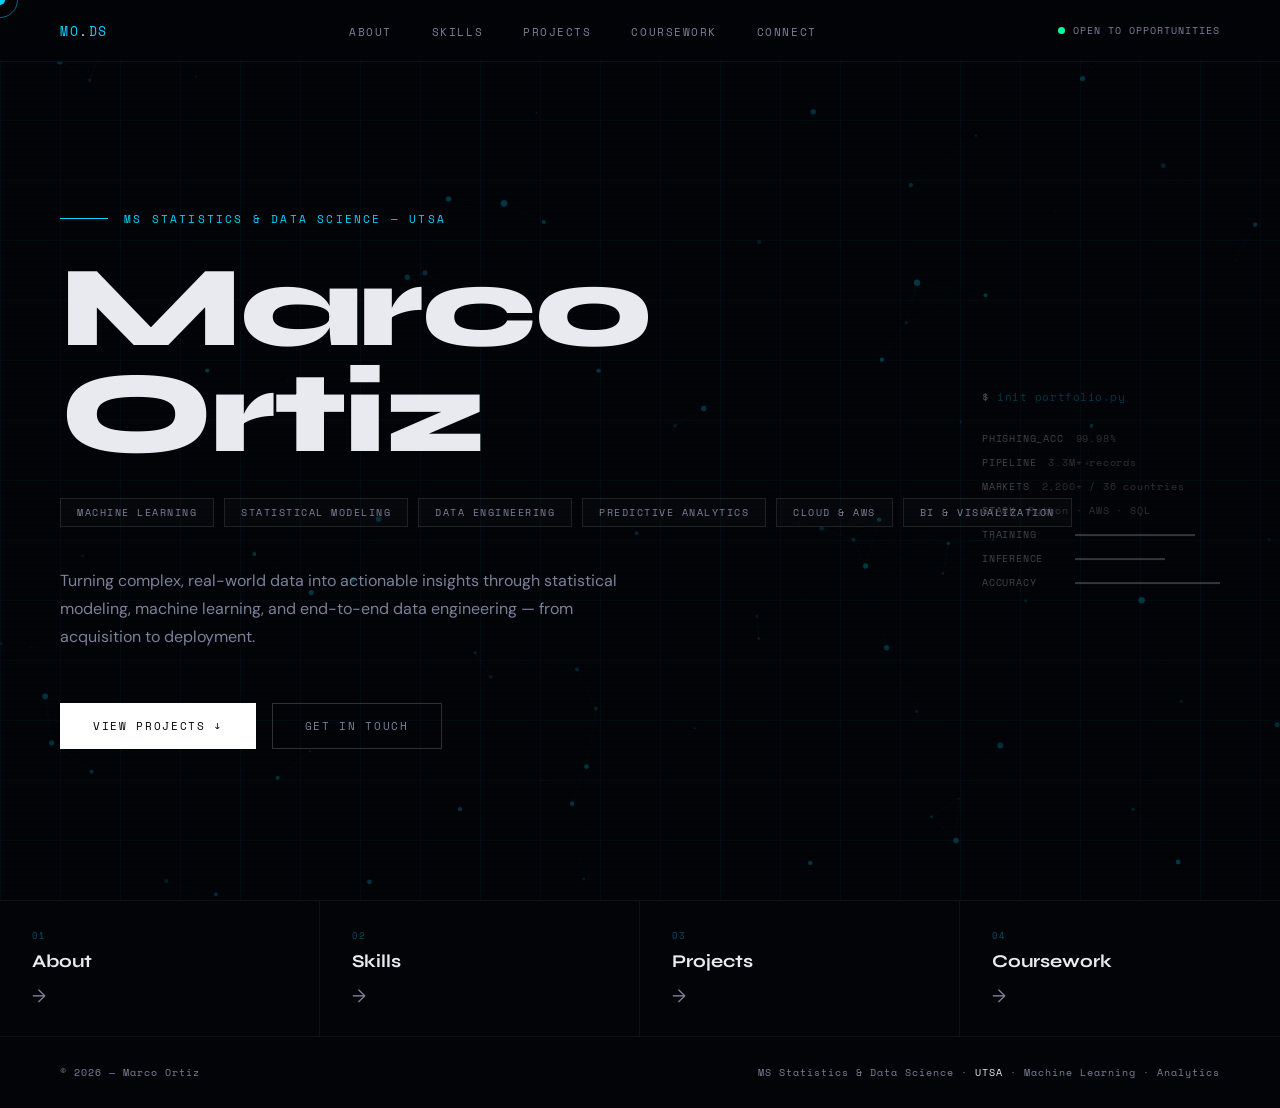
<file: index.html>
<!DOCTYPE html>
<html lang="en">
<head>
<meta charset="UTF-8">
<meta name="viewport" content="width=device-width, initial-scale=1.0">
<title>Marco Ortiz — My Portfolio</title>
<link rel="stylesheet" href="style.css">
<style>
/* HOME-ONLY STYLES */
.hero {
  min-height: calc(100vh - 80px);
  display: flex; flex-direction: column;
  justify-content: center;
  padding: 60px 60px 80px;
  position: relative; overflow: hidden;
}
.hero-eyebrow {
  font-family: 'Space Mono', monospace;
  font-size: 11px; color: var(--cyan);
  letter-spacing: 0.2em; text-transform: uppercase;
  margin-bottom: 28px;
  display: flex; align-items: center; gap: 16px;
  opacity: 0; animation: fadeUp 0.8s 0.2s forwards;
}
.hero-eyebrow::before { content: ''; display: block; width: 48px; height: 1px; background: var(--cyan); }
.hero-name {
  font-family: 'Syne', sans-serif;
  font-size: clamp(64px, 9vw, 130px);
  font-weight: 800; line-height: 0.92; letter-spacing: -0.02em;
  margin-bottom: 32px;
  opacity: 0; animation: fadeUp 0.8s 0.4s forwards;
}
.hero-name .line { display: block; }
.hero-name .first { color: var(--text); }
.hero-name .last { color: var(--text); }

.hero-tags {
  display: flex; gap: 10px; flex-wrap: wrap; margin-bottom: 40px;
  opacity: 0; animation: fadeUp 0.8s 0.6s forwards;
}
.hero-tag {
  font-family: 'Space Mono', monospace;
  font-size: 10px; letter-spacing: 0.15em; text-transform: uppercase;
  color: var(--text-dim); border: 1px solid rgba(255,255,255,0.1);
  padding: 6px 16px; background: rgba(255,255,255,0.02); transition: all 0.2s;
}
.hero-tag:hover { border-color: var(--text); color: var(--text); background: rgba(255,255,255,0.04); }

.hero-desc {
  max-width: 560px; font-size: 16px; line-height: 1.75;
  color: var(--text-dim); margin-bottom: 52px;
  opacity: 0; animation: fadeUp 0.8s 0.7s forwards;
}
.hero-cta {
  display: flex; gap: 16px; flex-wrap: wrap;
  opacity: 0; animation: fadeUp 0.8s 0.9s forwards;
}

/* data readout */
.data-readout {
  position: absolute; right: 60px; top: 50%; transform: translateY(-50%);
  font-family: 'Space Mono', monospace;
  font-size: 10px; color: rgba(255,255,255,0.18);
  line-height: 1.8; letter-spacing: 0.08em;
  display: flex; flex-direction: column; gap: 6px; pointer-events: none;
}
.dr-line { display: flex; gap: 12px; }
.dr-label { color: rgba(255,255,255,0.25); }
.bar { display: flex; gap: 3px; align-items: center; }
.bar-fill { height: 2px; background: rgba(255,255,255,0.2); opacity: 1; animation: bar-anim 3s infinite alternate; }
@keyframes bar-anim { from { opacity: 0.12; } to { opacity: 0.38; } }

/* quick-links grid */
.quick-links {
  display: grid; grid-template-columns: repeat(4, 1fr);
  border-top: 1px solid rgba(255,255,255,0.05);
}
.quick-link {
  padding: 28px 32px;
  border-right: 1px solid rgba(255,255,255,0.05);
  text-decoration: none; display: flex; flex-direction: column; gap: 8px;
  transition: background 0.25s;
  position: relative; overflow: hidden;
}
.quick-link:last-child { border-right: none; }
.quick-link:hover { background: rgba(240,180,41,0.04); }
.quick-link .ql-num {
  font-family: 'Space Mono', monospace; font-size: 9px;
  color: rgba(0,212,255,0.35); letter-spacing: 0.15em;
}
.quick-link .ql-title {
  font-family: 'Syne', sans-serif; font-size: 18px;
  font-weight: 700; color: var(--text); transition: color 0.2s;
}
.quick-link:hover .ql-title { color: var(--text); }
.quick-link .ql-arrow {
  font-size: 18px; color: var(--text-dim); margin-top: 4px;
  transition: transform 0.2s, color 0.2s;
}
.quick-link:hover .ql-arrow { transform: translateX(5px); color: var(--text); }

@media (max-width: 900px) {
  .hero { padding: 40px 20px 60px; }
  .data-readout { display: none; }
  .quick-links { grid-template-columns: repeat(2, 1fr); }
}
</style>
</head>
<body>
<canvas id="neural-canvas"></canvas>
<div class="grid-overlay"></div>
<div class="scanlines"></div>
<div class="cursor" id="cursor"></div>
<div class="cursor-ring" id="cursor-ring"></div>

<nav>
  <a href="index.html" class="nav-logo">MO<span>.</span>DS</a>
  <ul class="nav-links">
    <li><a href="about.html">About</a></li>
    <li><a href="skills.html">Skills</a></li>
    <li><a href="projects.html">Projects</a></li>
    <li><a href="coursework.html">Coursework</a></li>
    <li><a href="connect.html">Connect</a></li>
  </ul>
  <div class="status-dot"><div class="dot"></div>OPEN TO OPPORTUNITIES</div>
</nav>

<main>
  <section class="hero">
    <div class="hero-eyebrow">MS Statistics &amp; Data Science — UTSA</div>
    <h1 class="hero-name">
      <span class="line first">Marco</span>
      <span class="line last">Ortiz</span>
    </h1>
    <div class="hero-tags">
      <span class="hero-tag">Machine Learning</span>
      <span class="hero-tag">Statistical Modeling</span>
      <span class="hero-tag">Data Engineering</span>
      <span class="hero-tag">Predictive Analytics</span>
      <span class="hero-tag">Cloud &amp; AWS</span>
      <span class="hero-tag">BI &amp; Visualization</span>
    </div>
    <p class="hero-desc">
      Turning complex, real-world data into actionable insights through statistical modeling, machine learning, and end-to-end data engineering — from acquisition to deployment.
    </p>
    <div class="hero-cta">
      <a href="projects.html" class="btn-primary">View Projects ↓</a>
      <a href="connect.html" class="btn-secondary">Get in Touch</a>
    </div>

    <div class="data-readout">
      <div class="terminal-line"><span class="prompt">$</span> init portfolio.py</div>
      <div class="dr-line"><span class="dr-label">PHISHING_ACC</span><span>99.98%</span></div>
      <div class="dr-line"><span class="dr-label">PIPELINE</span><span>3.3M+ records</span></div>
      <div class="dr-line"><span class="dr-label">MARKETS</span><span>2,200+ / 36 countries</span></div>
      <div class="dr-line"><span class="dr-label">STACK</span><span>Python · AWS · SQL</span></div>
      <div class="bar"><span class="dr-label" style="min-width:90px">TRAINING</span><div class="bar-fill" style="width:120px"></div></div>
      <div class="bar"><span class="dr-label" style="min-width:90px">INFERENCE</span><div class="bar-fill" style="width:90px;animation-delay:0.5s"></div></div>
      <div class="bar"><span class="dr-label" style="min-width:90px">ACCURACY</span><div class="bar-fill" style="width:145px;animation-delay:1s"></div></div>
    </div>
  </section>

  <!-- Quick-nav tiles -->
  <div class="quick-links">
    <a href="about.html" class="quick-link">
      <span class="ql-num">01</span>
      <span class="ql-title">About</span>
      <span class="ql-arrow">→</span>
    </a>
    <a href="skills.html" class="quick-link">
      <span class="ql-num">02</span>
      <span class="ql-title">Skills</span>
      <span class="ql-arrow">→</span>
    </a>
    <a href="projects.html" class="quick-link">
      <span class="ql-num">03</span>
      <span class="ql-title">Projects</span>
      <span class="ql-arrow">→</span>
    </a>
    <a href="coursework.html" class="quick-link">
      <span class="ql-num">04</span>
      <span class="ql-title">Coursework</span>
      <span class="ql-arrow">→</span>
    </a>
  </div>
</main>

<footer>
  <p>© 2026 — Marco Ortiz</p>
  <p class="footer-right">MS Statistics &amp; Data Science · <span>UTSA</span> · Machine Learning · Analytics</p>
</footer>

<script src="shared.js"></script>
</body>
</html>
</file>
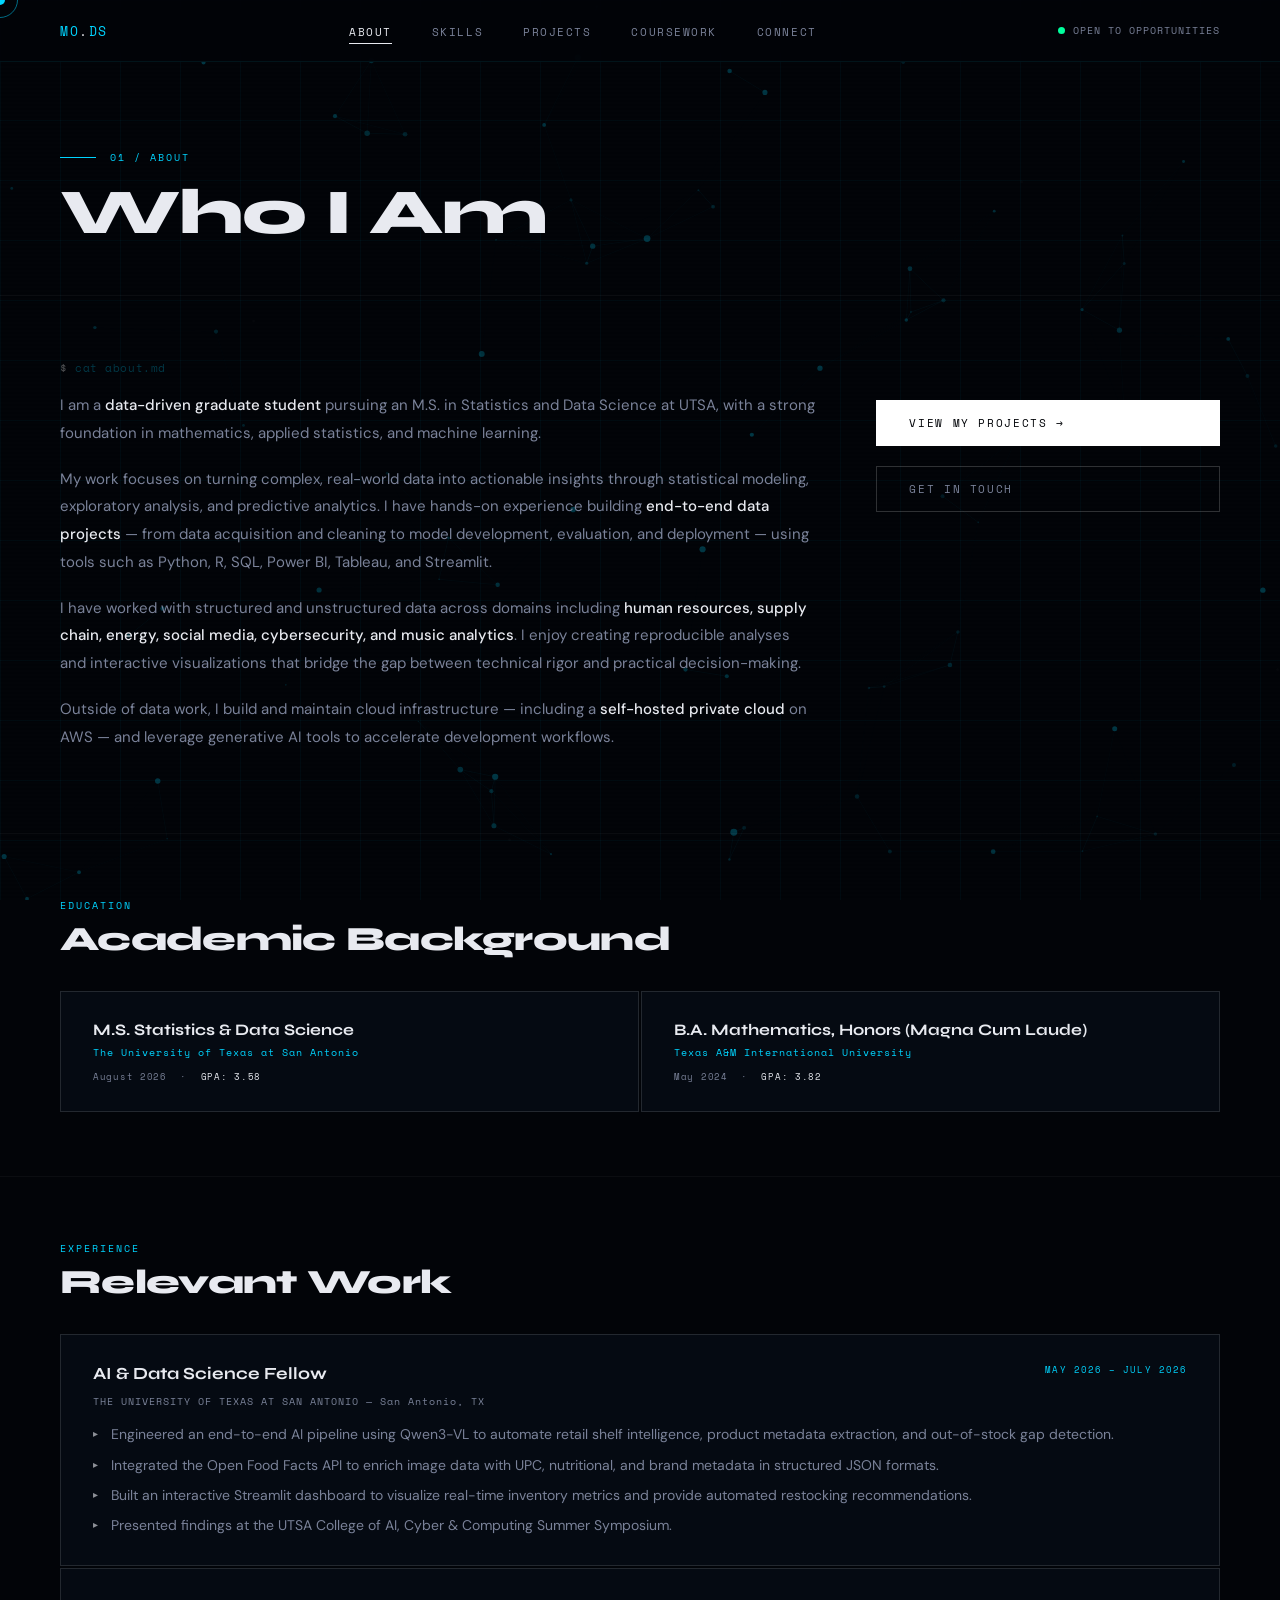
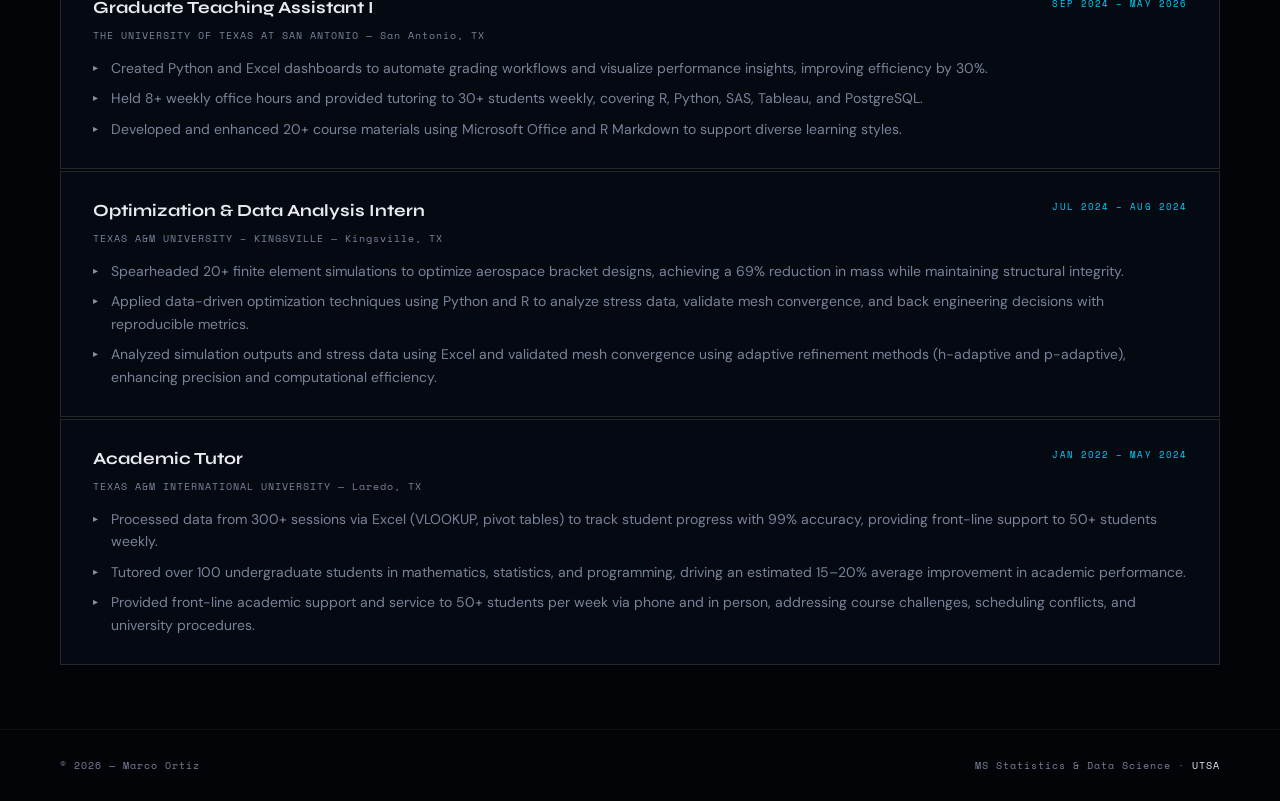
<file: about.html>
<!DOCTYPE html>
<html lang="en">
<head>
<meta charset="UTF-8">
<meta name="viewport" content="width=device-width, initial-scale=1.0">
<title>About — Marco Ortiz</title>
<link rel="stylesheet" href="style.css">
<style>
.about-grid { display: grid; grid-template-columns: 1.1fr 0.5fr; gap: 60px; align-items: start; }
.about-text p { font-size: 15px; line-height: 1.85; color: var(--text-dim); margin-bottom: 18px; }
.about-text p strong { color: var(--text); font-weight: 500; }

.stat-grid { display: grid; grid-template-columns: 1fr 1fr; gap: 2px; margin-bottom: 32px; }
.stat-card {
  background: var(--card-bg); border: 1px solid var(--border); padding: 24px 20px;
  position: relative; overflow: hidden; transition: border-color 0.3s;
}
.stat-card::before {
  content: ''; position: absolute; top: 0; left: 0; right: 0; height: 1px;
  background: linear-gradient(90deg, transparent, var(--text), transparent);
  opacity: 0; transition: opacity 0.3s;
}
.stat-card:hover { border-color: rgba(255,255,255,0.25); }
.stat-card:hover::before { opacity: 1; }
.stat-num { font-family: 'Syne', sans-serif; font-size: 36px; font-weight: 800; color: var(--text); line-height: 1; margin-bottom: 5px; }
.stat-desc { font-family: 'Space Mono', monospace; font-size: 9px; color: var(--text-dim); letter-spacing: 0.1em; text-transform: uppercase; }

/* Experience timeline */
.timeline { display: flex; flex-direction: column; gap: 2px; }
.tl-item {
  background: var(--card-bg); border: 1px solid var(--border);
  padding: 28px 32px; position: relative; overflow: hidden;
  transition: border-color 0.3s;
}
.tl-item::before {
  content: ''; position: absolute; left: 0; top: 0; bottom: 0; width: 3px;
  background: linear-gradient(180deg, var(--text), var(--cyan));
  opacity: 0; transition: opacity 0.3s;
}
.tl-item:hover { border-color: rgba(255,255,255,0.2); }
.tl-item:hover::before { opacity: 1; }
.tl-header { display: flex; justify-content: space-between; align-items: flex-start; gap: 20px; margin-bottom: 10px; flex-wrap: wrap; }
.tl-role { font-family: 'Syne', sans-serif; font-size: 17px; font-weight: 700; color: var(--text); }
.tl-date { font-family: 'Space Mono', monospace; font-size: 9px; color: var(--cyan); letter-spacing: 0.12em; white-space: nowrap; }
.tl-org { font-family: 'Space Mono', monospace; font-size: 10px; color: var(--text-dim); letter-spacing: 0.1em; margin-bottom: 14px; }
.tl-bullets { list-style: none; display: flex; flex-direction: column; gap: 8px; }
.tl-bullets li { font-size: 14px; line-height: 1.6; color: var(--text-dim); padding-left: 18px; position: relative; }
.tl-bullets li::before { content: '▸'; position: absolute; left: 0; color: var(--text); opacity: 0.6; font-size: 10px; top: 3px; }

/* edu cards */
.edu-grid { display: grid; grid-template-columns: 1fr 1fr; gap: 2px; }
.edu-card {
  background: var(--card-bg); border: 1px solid var(--border); padding: 28px 32px;
  transition: border-color 0.3s;
}
.edu-card:hover { border-color: rgba(0,212,255,0.3); }
.edu-degree { font-family: 'Syne', sans-serif; font-size: 16px; font-weight: 700; color: var(--text); margin-bottom: 6px; }
.edu-school { font-family: 'Space Mono', monospace; font-size: 10px; color: var(--cyan); letter-spacing: 0.1em; margin-bottom: 10px; }
.edu-meta { font-family: 'Space Mono', monospace; font-size: 9px; color: var(--text-dim); letter-spacing: 0.08em; }
.edu-gpa { color: var(--text); }

@media (max-width: 900px) {
  .about-grid, .edu-grid { grid-template-columns: 1fr; }
}
</style>
</head>
<body>
<canvas id="neural-canvas"></canvas>
<div class="grid-overlay"></div>
<div class="scanlines"></div>
<div class="cursor" id="cursor"></div>
<div class="cursor-ring" id="cursor-ring"></div>

<nav>
  <a href="index.html" class="nav-logo">MO<span>.</span>DS</a>
  <ul class="nav-links">
    <li><a href="about.html">About</a></li>
    <li><a href="skills.html">Skills</a></li>
    <li><a href="projects.html">Projects</a></li>
    <li><a href="coursework.html">Coursework</a></li>
    <li><a href="connect.html">Connect</a></li>
  </ul>
  <div class="status-dot"><div class="dot"></div>OPEN TO OPPORTUNITIES</div>
</nav>

<main>
  <div class="page-banner fade-in">
    <div class="eyebrow">01 / About</div>
    <h1>Who I Am</h1>
  </div>

  <!-- About + stats -->
  <div class="page-section fade-in">
    <div class="about-grid">
      <div class="about-text">
        <div class="terminal-line"><span class="prompt">$</span> cat about.md</div>
        <p>I am a <strong>data-driven graduate student</strong> pursuing an M.S. in Statistics and Data Science at UTSA, with a strong foundation in mathematics, applied statistics, and machine learning.</p>
        <p>My work focuses on turning complex, real-world data into actionable insights through statistical modeling, exploratory analysis, and predictive analytics. I have hands-on experience building <strong>end-to-end data projects</strong> — from data acquisition and cleaning to model development, evaluation, and deployment — using tools such as Python, R, SQL, Power BI, Tableau, and Streamlit.</p>
        <p>I have worked with structured and unstructured data across domains including <strong>human resources, supply chain, energy, social media, cybersecurity, and music analytics</strong>. I enjoy creating reproducible analyses and interactive visualizations that bridge the gap between technical rigor and practical decision-making.</p>
        <p>Outside of data work, I build and maintain cloud infrastructure — including a <strong>self-hosted private cloud</strong> on AWS — and leverage generative AI tools to accelerate development workflows.</p>
      </div>
      <div style="display:flex;flex-direction:column;gap:20px;padding-top:40px">
        <a href="projects.html" class="btn-primary">View My Projects →</a>
        <a href="connect.html" class="btn-secondary">Get in Touch</a>
      </div>
    </div>
  </div>

  <!-- Education -->
  <div class="page-section fade-in">
    <span class="section-label">Education</span>
    <h2 class="section-title">Academic Background</h2>
    <div class="edu-grid">
      <div class="edu-card">
        <div class="edu-degree">M.S. Statistics &amp; Data Science</div>
        <div class="edu-school">The University of Texas at San Antonio</div>
        <div class="edu-meta">August 2026 &nbsp;·&nbsp; <span class="edu-gpa">GPA: 3.58</span></div>
      </div>
      <div class="edu-card">
        <div class="edu-degree">B.A. Mathematics, Honors (Magna Cum Laude)</div>
        <div class="edu-school">Texas A&amp;M International University</div>
        <div class="edu-meta">May 2024 &nbsp;·&nbsp; <span class="edu-gpa">GPA: 3.82</span></div>
      </div>
    </div>
  </div>

  <!-- Experience -->
  <div class="page-section fade-in">
    <span class="section-label">Experience</span>
    <h2 class="section-title">Relevant Work</h2>
    <div class="timeline">


        <div class="tl-item">
          <div class="tl-header">
            <div class="tl-role">AI &amp; Data Science Fellow</div>
          <div class="tl-date">MAY 2026 – JULY 2026</div>
        </div>
        <div class="tl-org">THE UNIVERSITY OF TEXAS AT SAN ANTONIO — San Antonio, TX</div>
        <ul class="tl-bullets">
          <li>Engineered an end-to-end AI pipeline using Qwen3-VL to automate retail shelf intelligence, product metadata extraction, and out-of-stock gap detection.</li>
          <li>Integrated the Open Food Facts API to enrich image data with UPC, nutritional, and brand metadata in structured JSON formats.</li>
          <li>Built an interactive Streamlit dashboard to visualize real-time inventory metrics and provide automated restocking recommendations.</li>
          <li>Presented findings at the UTSA College of AI, Cyber & Computing Summer Symposium.</li>
        </ul>
      </div>
      
      <div class="tl-item">
        <div class="tl-header">
          <div class="tl-role">Graduate Teaching Assistant I</div>
          <div class="tl-date">SEP 2024 – MAY 2026</div>
        </div>
        <div class="tl-org">THE UNIVERSITY OF TEXAS AT SAN ANTONIO — San Antonio, TX</div>
        <ul class="tl-bullets">
          <li>Created Python and Excel dashboards to automate grading workflows and visualize performance insights, improving efficiency by 30%.</li>
          <li>Held 8+ weekly office hours and provided tutoring to 30+ students weekly, covering R, Python, SAS, Tableau, and PostgreSQL.</li>
          <li>Developed and enhanced 20+ course materials using Microsoft Office and R Markdown to support diverse learning styles.</li>
        </ul>
      </div>

      <div class="tl-item">
        <div class="tl-header">
          <div class="tl-role">Optimization &amp; Data Analysis Intern</div>
          <div class="tl-date">JUL 2024 – AUG 2024</div>
        </div>
        <div class="tl-org">TEXAS A&amp;M UNIVERSITY – KINGSVILLE — Kingsville, TX</div>
        <ul class="tl-bullets">
          <li>Spearheaded 20+ finite element simulations to optimize aerospace bracket designs, achieving a 69% reduction in mass while maintaining structural integrity.</li>
          <li>Applied data-driven optimization techniques using Python and R to analyze stress data, validate mesh convergence, and back engineering decisions with reproducible metrics.</li>
          <li>Analyzed simulation outputs and stress data using Excel and validated mesh convergence using adaptive refinement methods (h-adaptive and p-adaptive), enhancing precision and computational efficiency.</li>
        </ul>
      </div>

      <div class="tl-item">
        <div class="tl-header">
          <div class="tl-role">Academic Tutor</div>
          <div class="tl-date">JAN 2022 – MAY 2024</div>
        </div>
        <div class="tl-org">TEXAS A&amp;M INTERNATIONAL UNIVERSITY — Laredo, TX</div>
        <ul class="tl-bullets">
          <li>Processed data from 300+ sessions via Excel (VLOOKUP, pivot tables) to track student progress with 99% accuracy, providing front-line support to 50+ students weekly.</li>
          <li>Tutored over 100 undergraduate students in mathematics, statistics, and programming, driving an estimated 15–20% average improvement in academic performance.</li>
          <li>Provided front-line academic support and service to 50+ students per week via phone and in person, addressing course challenges, scheduling conflicts, and university procedures.</li>
        </ul>
      </div>

    </div>
  </div>
</main>

<footer>
  <p>© 2026 — Marco Ortiz</p>
  <p class="footer-right">MS Statistics &amp; Data Science · <span>UTSA</span></p>
</footer>
<script src="shared.js"></script>
</body>
</html>
</file>
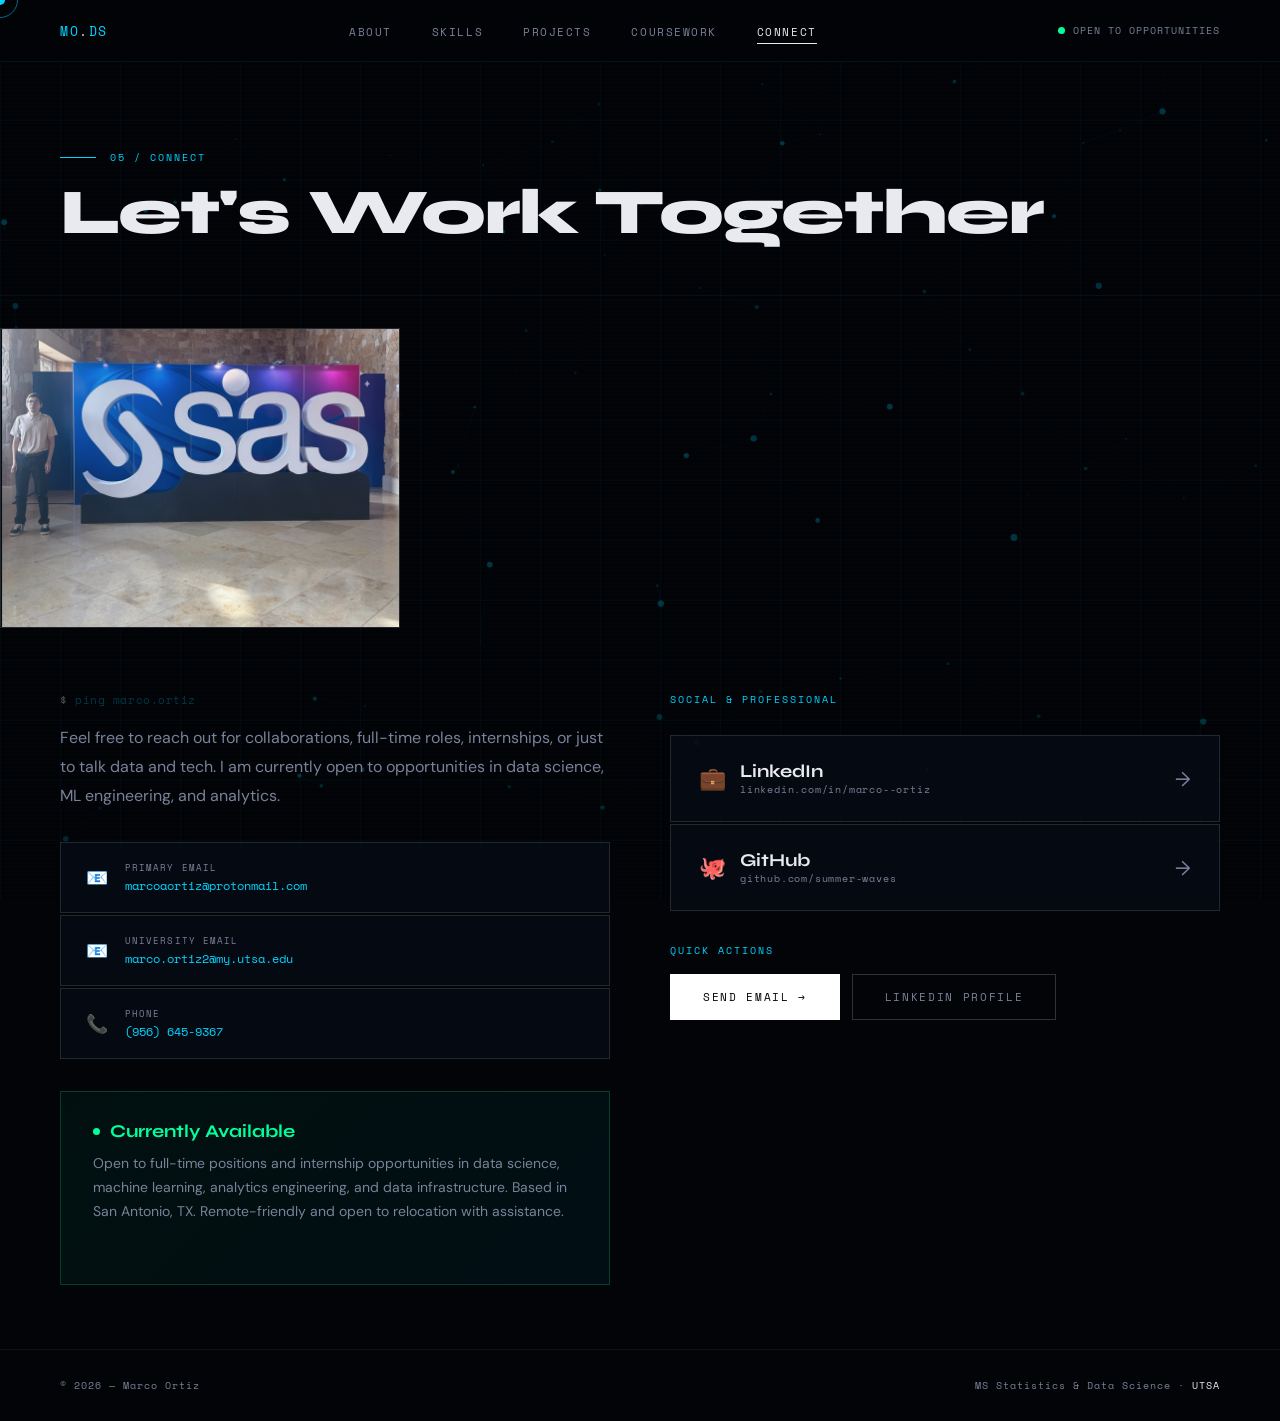
<file: connect.html>
<!DOCTYPE html>
<html lang="en">
<head>
<meta charset="UTF-8">
<meta name="viewport" content="width=device-width, initial-scale=1.0">
<title>Connect — Marco Ortiz</title>
<link rel="stylesheet" href="style.css">
<style>
.connect-layout {
  display: grid; grid-template-columns: 1fr 1fr; gap: 60px; align-items: start;
}
.connect-info p {
  font-size: 16px; line-height: 1.8; color: var(--text-dim); margin-bottom: 32px;
}
.contact-item {
  border: 1px solid var(--border); background: var(--card-bg);
  padding: 18px 24px; margin-bottom: 2px;
  display: flex; align-items: center; gap: 16px;
  transition: border-color 0.25s;
}
.contact-item:hover { border-color: rgba(0,212,255,0.3); }
.contact-icon { font-size: 18px; width: 24px; text-align: center; }
.contact-label { font-family: 'Space Mono', monospace; font-size: 9px; color: var(--text-dim); letter-spacing: 0.12em; text-transform: uppercase; margin-bottom: 3px; }
.contact-value { font-family: 'Space Mono', monospace; font-size: 12px; color: var(--cyan); }
.contact-value a { color: var(--cyan); text-decoration: none; }
.contact-value a:hover { color: var(--text); }

.links-grid { display: grid; grid-template-columns: 1fr; gap: 2px; margin-top: 28px; }
.social-card {
  background: var(--card-bg); border: 1px solid var(--border);
  padding: 24px 28px; text-decoration: none;
  display: flex; align-items: center; justify-content: space-between;
  transition: all 0.25s; position: relative; overflow: hidden;
}
.social-card::before {
  content: ''; position: absolute; inset: 0;
  background: linear-gradient(135deg, rgba(255,255,255,0.03) 0%, transparent 60%);
  opacity: 0; transition: opacity 0.3s;
}
.social-card:hover { border-color: var(--text); transform: translateX(4px); }
.social-card:hover::before { opacity: 1; }
.sc-left { display: flex; align-items: center; gap: 14px; }
.sc-icon { font-size: 22px; }
.sc-name { font-family: 'Syne', sans-serif; font-size: 18px; font-weight: 700; color: var(--text); transition: color 0.2s; }
.social-card:hover .sc-name { color: var(--text); }
.sc-handle { font-family: 'Space Mono', monospace; font-size: 10px; color: var(--text-dim); letter-spacing: 0.08em; }
.sc-arrow { font-size: 20px; color: var(--text-dim); transition: transform 0.2s, color 0.2s; }
.social-card:hover .sc-arrow { transform: translateX(5px); color: var(--text); }

/* availability box */
.avail-box {
  background: linear-gradient(135deg, rgba(0,255,157,0.05), rgba(0,212,255,0.05));
  border: 1px solid rgba(0,255,157,0.2);
  padding: 28px 32px; margin-top: 32px;
}
.avail-box .avail-title {
  font-family: 'Syne', sans-serif; font-size: 18px; font-weight: 700;
  color: var(--green); margin-bottom: 10px;
  display: flex; align-items: center; gap: 10px;
}
.avail-box p { font-size: 14px; color: var(--text-dim); line-height: 1.7; }

@media (max-width: 900px) {
  .connect-layout { grid-template-columns: 1fr; }
}
.profile-pic-container {
  width: 100%;
  max-width: 400px; 
  height: 300px;    
  margin-top: 32px;
  border: 1px solid var(--border);
  background: var(--card-bg);
  overflow: hidden; 
  position: relative;
}
.profile-pic-container img {
  width: 100%;
  height: 100%;
  object-fit: cover; 
  object-position: center; 
  filter: grayscale(20%);  
  transition: filter 0.3s ease;
}
.profile-pic-container:hover img {
  filter: grayscale(0%); 
}
</style>
</head>
<body>
<canvas id="neural-canvas"></canvas>
<div class="grid-overlay"></div>
<div class="scanlines"></div>
<div class="cursor" id="cursor"></div>
<div class="cursor-ring" id="cursor-ring"></div>

<nav>
  <a href="index.html" class="nav-logo">MO<span>.</span>DS</a>
  <ul class="nav-links">
    <li><a href="about.html">About</a></li>
    <li><a href="skills.html">Skills</a></li>
    <li><a href="projects.html">Projects</a></li>
    <li><a href="coursework.html">Coursework</a></li>
    <li><a href="connect.html">Connect</a></li>
  </ul>
  <div class="status-dot"><div class="dot"></div>OPEN TO OPPORTUNITIES</div>
</nav>

<main>
  <div class="page-banner fade-in">
    <div class="eyebrow">05 / Connect</div>
    <h1>Let's Work Together</h1>
  </div>

</div> <div class="profile-pic-container">
  <img src="my-profile.png" alt="Marco Ortiz">
</div>

  <div class="page-section fade-in">
    <div class="connect-layout">
      <div class="connect-info">
        <div class="terminal-line"><span class="prompt">$</span> ping marco.ortiz</div>
        <p>Feel free to reach out for collaborations, full-time roles, internships, or just to talk data and tech. I am currently open to opportunities in data science, ML engineering, and analytics.</p>

        <div class="contact-item">
          <span class="contact-icon">📧</span>
          <div>
            <div class="contact-label">Primary Email</div>
            <div class="contact-value"><a href="mailto:marcoaortiz@protonmail.com">marcoaortiz@protonmail.com</a></div>
          </div>
        </div>
        <div class="contact-item">
          <span class="contact-icon">📧</span>
          <div>
            <div class="contact-label">University Email</div>
            <div class="contact-value"><a href="mailto:marco.ortiz2@my.utsa.edu">marco.ortiz2@my.utsa.edu</a></div>
          </div>
        </div>
        <div class="contact-item">
          <span class="contact-icon">📞</span>
          <div>
            <div class="contact-label">Phone</div>
            <div class="contact-value">(956) 645-9367</div>
          </div>
        </div>

        <div class="avail-box">
          <div class="avail-title"><div class="dot"></div> Currently Available</div>
          <p>Open to full-time positions and internship opportunities in data science, machine learning, analytics engineering, and data infrastructure. Based in San Antonio, TX. Remote-friendly and open to relocation with assistance.</p>
        </div>
      </div>

      <div>
        <span class="section-label" style="margin-bottom:16px;display:block">Social &amp; Professional</span>
        <div class="links-grid">
          <a href="https://linkedin.com/in/marco--ortiz" target="_blank" class="social-card">
            <div class="sc-left">
              <span class="sc-icon">💼</span>
              <div>
                <div class="sc-name">LinkedIn</div>
                <div class="sc-handle">linkedin.com/in/marco--ortiz</div>
              </div>
            </div>
            <span class="sc-arrow">→</span>
          </a>
          <a href="https://github.com/summer-waves" target="_blank" class="social-card">
            <div class="sc-left">
              <span class="sc-icon">🐙</span>
              <div>
                <div class="sc-name">GitHub</div>
                <div class="sc-handle">github.com/summer-waves</div>
              </div>
            </div>
            <span class="sc-arrow">→</span>
          </a>
        </div>

        <div style="margin-top: 32px;">
          <span class="section-label" style="margin-bottom:16px;display:block">Quick Actions</span>
          <div style="display:flex;gap:12px;flex-wrap:wrap;">
            <a href="mailto:marcoaortiz@protonmail.com" class="btn-primary">Send Email →</a>
            <a href="https://linkedin.com/in/marco--ortiz" target="_blank" class="btn-secondary">LinkedIn Profile</a>
          </div>
        </div>
      </div>
    </div>
  </div>
</main>

<footer>
  <p>© 2026 — Marco Ortiz</p>
  <p class="footer-right">MS Statistics &amp; Data Science · <span>UTSA</span></p>
</footer>
<script src="shared.js"></script>
</body>
</html>
</file>
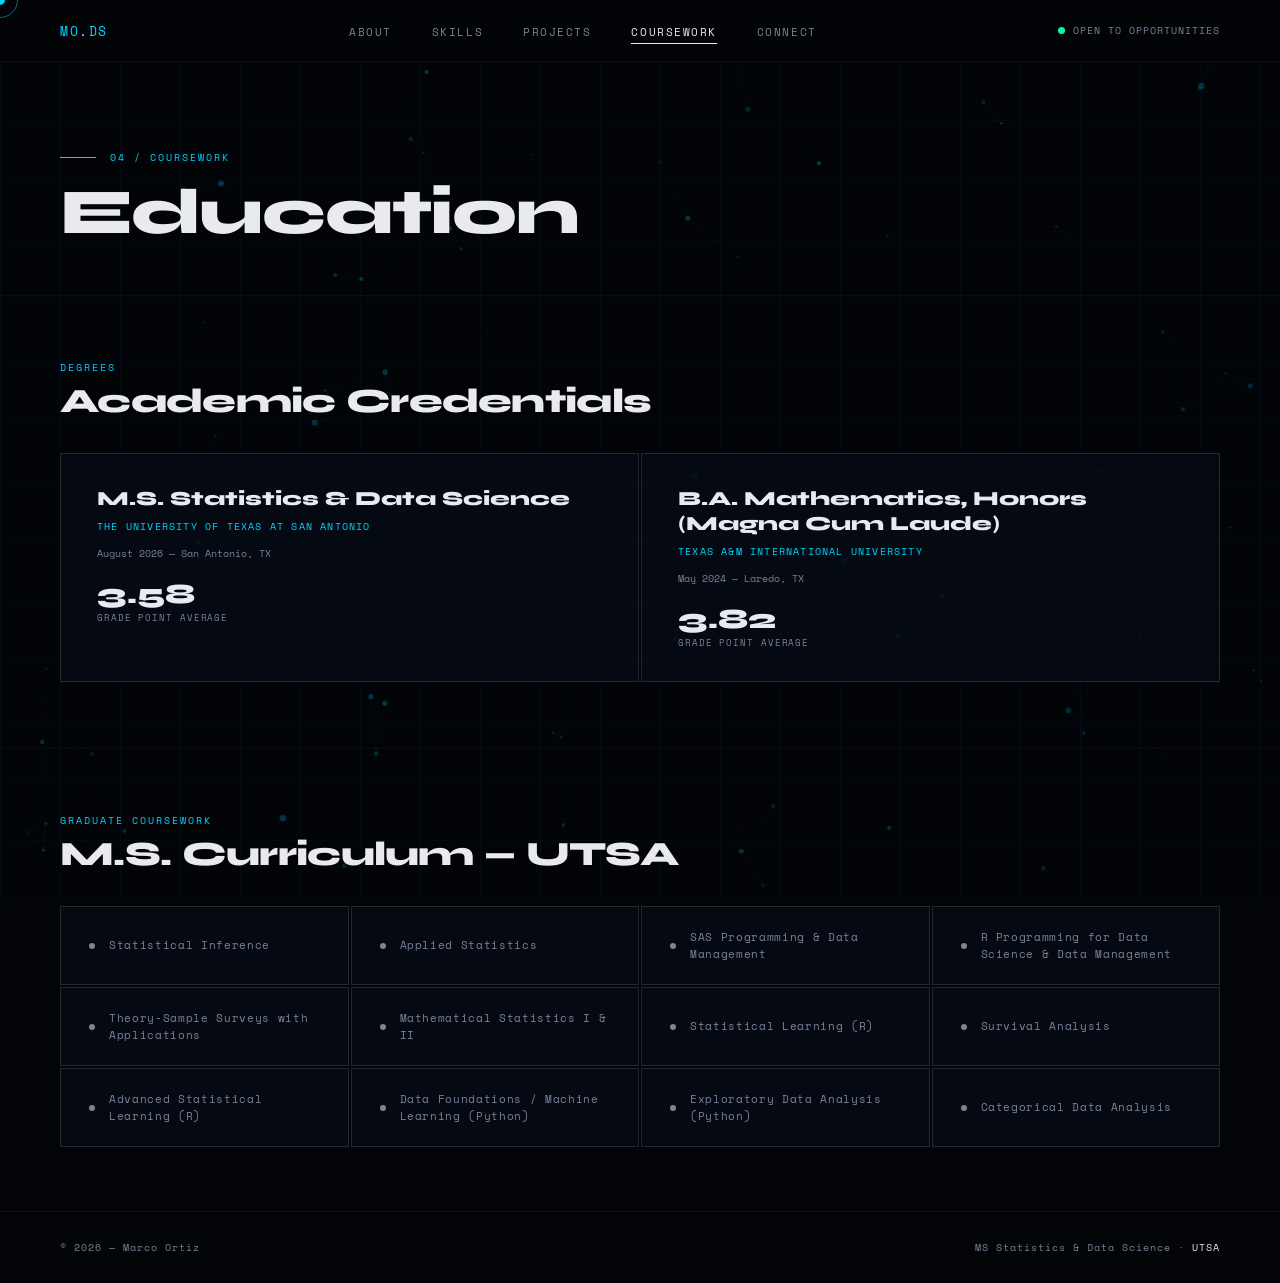
<file: coursework.html>
<!DOCTYPE html>
<html lang="en">
<head>
<meta charset="UTF-8">
<meta name="viewport" content="width=device-width, initial-scale=1.0">
<title>Coursework — Marco Ortiz</title>
<link rel="stylesheet" href="style.css">
<style>
.course-grid {
  display: grid; grid-template-columns: repeat(auto-fill, minmax(280px, 1fr));
  gap: 2px;
}
.course-card {
  border: 1px solid var(--border); background: var(--card-bg);
  padding: 22px 28px;
  font-family: 'Space Mono', monospace; font-size: 11px; color: var(--text-dim);
  letter-spacing: 0.06em; line-height: 1.5;
  display: flex; align-items: center; gap: 14px;
  transition: all 0.2s;
}
.course-card:hover { border-color: var(--text); color: var(--text); background: rgba(255,255,255,0.03); }
.course-card .course-dot { width: 6px; height: 6px; background: var(--gold); border-radius: 50%; opacity: 0.5; flex-shrink: 0; }
.course-card:hover .course-dot { opacity: 1; }

.edu-highlight {
  display: grid; grid-template-columns: 1fr 1fr; gap: 2px; margin-bottom: 2px;
}
.edu-hl {
  background: var(--card-bg); border: 1px solid var(--border);
  padding: 32px 36px; transition: border-color 0.3s;
  position: relative; overflow: hidden;
}
.edu-hl::before {
  content: ''; position: absolute; top: 0; left: 0; right: 0; height: 2px;
  background: linear-gradient(90deg, var(--text), var(--cyan));
  opacity: 0; transition: opacity 0.3s;
}
.edu-hl:hover { border-color: rgba(255,255,255,0.2); }
.edu-hl:hover::before { opacity: 1; }
.edu-hl .degree { font-family: 'Syne', sans-serif; font-size: 20px; font-weight: 800; color: var(--text); margin-bottom: 8px; }
.edu-hl .school { font-family: 'Space Mono', monospace; font-size: 10px; color: var(--cyan); letter-spacing: 0.12em; text-transform: uppercase; margin-bottom: 12px; }
.edu-hl .meta { font-family: 'Space Mono', monospace; font-size: 10px; color: var(--text-dim); }
.edu-hl .gpa { color: var(--text); font-size: 28px; font-family: 'Syne', sans-serif; font-weight: 800; margin-top: 16px; }
.edu-hl .gpa-label { font-family: 'Space Mono', monospace; font-size: 9px; color: var(--text-dim); letter-spacing: 0.1em; text-transform: uppercase; }

@media (max-width: 700px) {
  .edu-highlight { grid-template-columns: 1fr; }
}
</style>
</head>
<body>
<canvas id="neural-canvas"></canvas>
<div class="grid-overlay"></div>
<div class="scanlines"></div>
<div class="cursor" id="cursor"></div>
<div class="cursor-ring" id="cursor-ring"></div>

<nav>
  <a href="index.html" class="nav-logo">MO<span>.</span>DS</a>
  <ul class="nav-links">
    <li><a href="about.html">About</a></li>
    <li><a href="skills.html">Skills</a></li>
    <li><a href="projects.html">Projects</a></li>
    <li><a href="coursework.html">Coursework</a></li>
    <li><a href="connect.html">Connect</a></li>
  </ul>
  <div class="status-dot"><div class="dot"></div>OPEN TO OPPORTUNITIES</div>
</nav>

<main>
  <div class="page-banner fade-in">
    <div class="eyebrow">04 / Coursework</div>
    <h1>Education</h1>
  </div>

  <!-- Degree cards -->
  <div class="page-section fade-in">
    <span class="section-label">Degrees</span>
    <h2 class="section-title">Academic Credentials</h2>
    <div class="edu-highlight">
      <div class="edu-hl">
        <div class="degree">M.S. Statistics &amp; Data Science</div>
        <div class="school">The University of Texas at San Antonio</div>
        <div class="meta">August 2026 — San Antonio, TX</div>
        <div class="gpa">3.58</div>
        <div class="gpa-label">Grade Point Average</div>
      </div>
      <div class="edu-hl">
        <div class="degree">B.A. Mathematics, Honors (Magna Cum Laude)</div>
        <div class="school">Texas A&amp;M International University</div>
        <div class="meta">May 2024 — Laredo, TX</div>
        <div class="gpa">3.82</div>
        <div class="gpa-label">Grade Point Average</div>
      </div>
    </div>
  </div>

  <!-- Courses -->
  <div class="page-section fade-in">
    <span class="section-label">Graduate Coursework</span>
    <h2 class="section-title">M.S. Curriculum — UTSA</h2>
    <div class="course-grid">
      <div class="course-card"><div class="course-dot"></div>Statistical Inference</div>
      <div class="course-card"><div class="course-dot"></div>Applied Statistics</div>
      <div class="course-card"><div class="course-dot"></div>SAS Programming & Data Management</div>
      <div class="course-card"><div class="course-dot"></div>R Programming for Data Science & Data Management</div>
      <div class="course-card"><div class="course-dot"></div>Theory-Sample Surveys with Applications</div>
      <div class="course-card"><div class="course-dot"></div>Mathematical Statistics I & II</div>
      <div class="course-card"><div class="course-dot"></div>Statistical Learning (R)</div>
      <div class="course-card"><div class="course-dot"></div>Survival Analysis</div>
      <div class="course-card"><div class="course-dot"></div>Advanced Statistical Learning (R)</div>
      <div class="course-card"><div class="course-dot"></div>Data Foundations / Machine Learning (Python)</div>
      <div class="course-card"><div class="course-dot"></div>Exploratory Data Analysis (Python)</div>
      <div class="course-card"><div class="course-dot"></div>Categorical Data Analysis</div>
    </div>
  </div>
</main>

<footer>
  <p>© 2026 — Marco Ortiz</p>
  <p class="footer-right">MS Statistics &amp; Data Science · <span>UTSA</span></p>
</footer>
<script src="shared.js"></script>
</body>
</html>
</file>
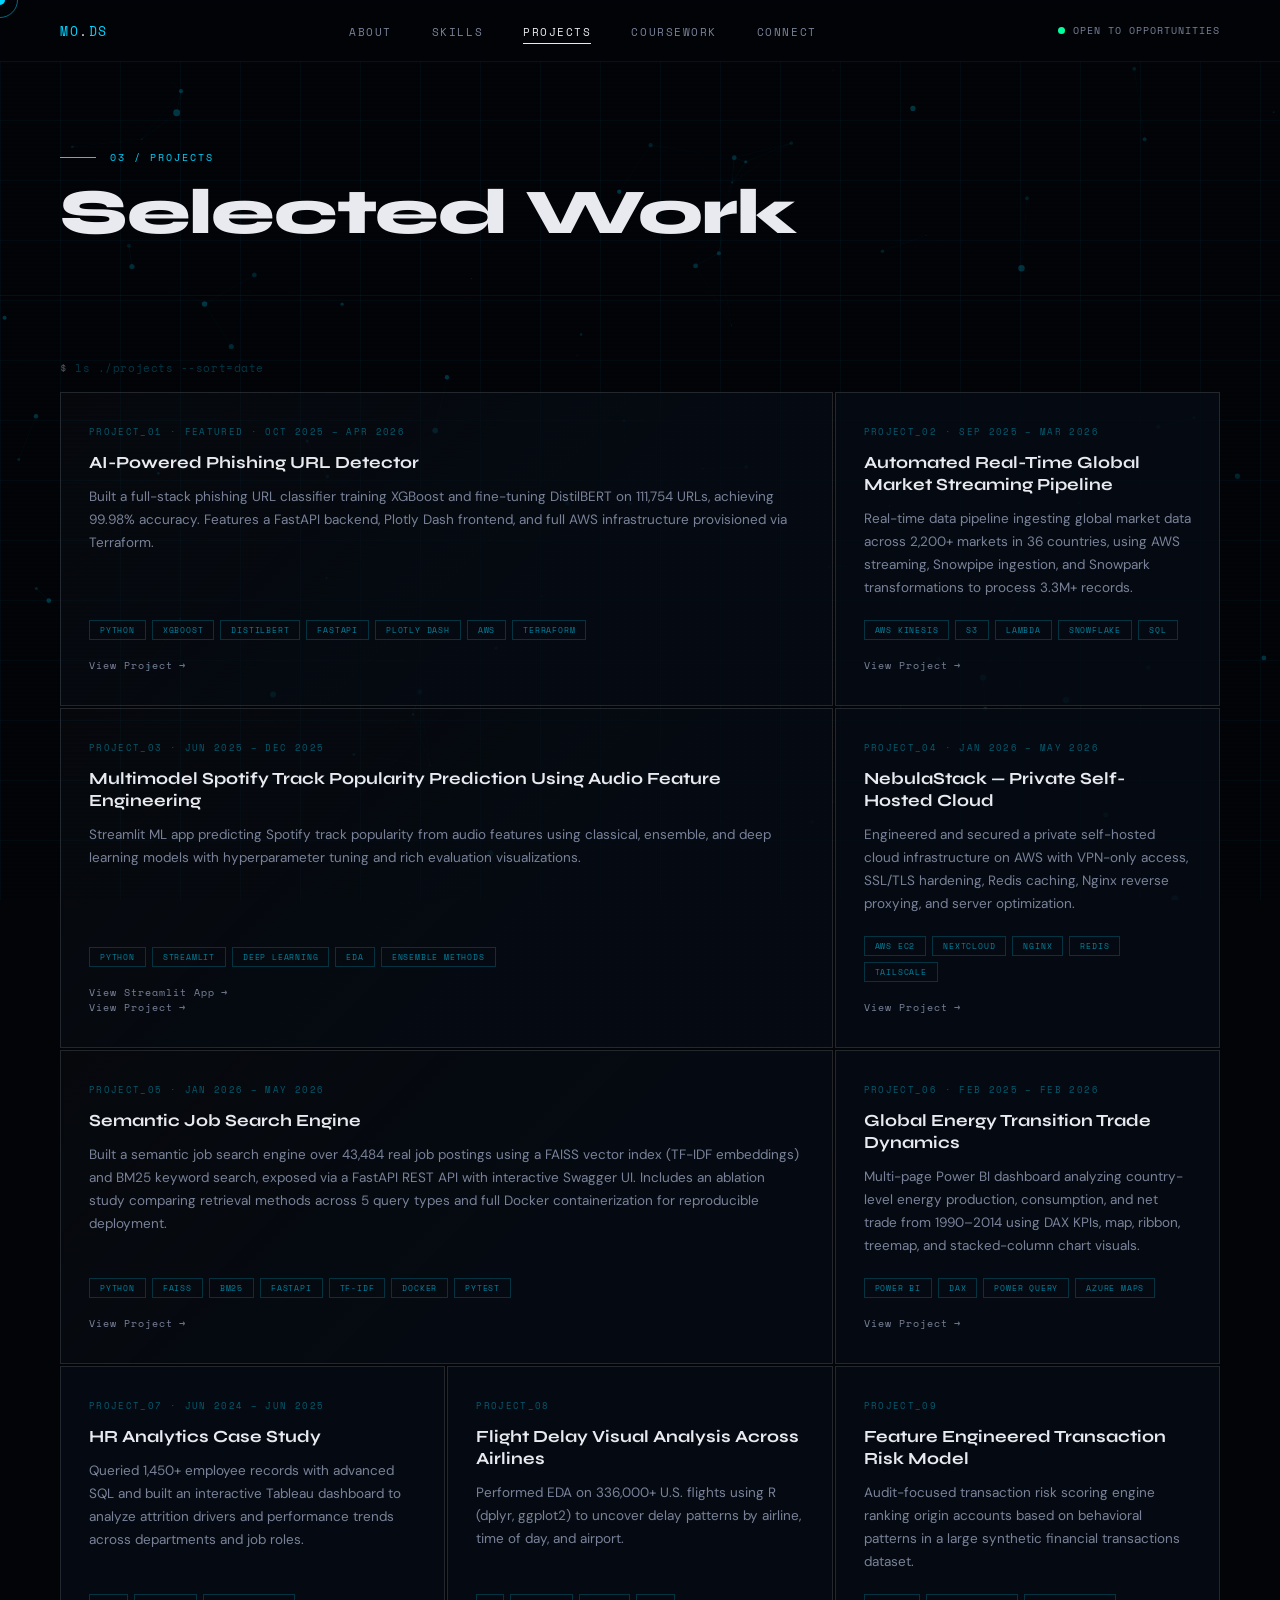
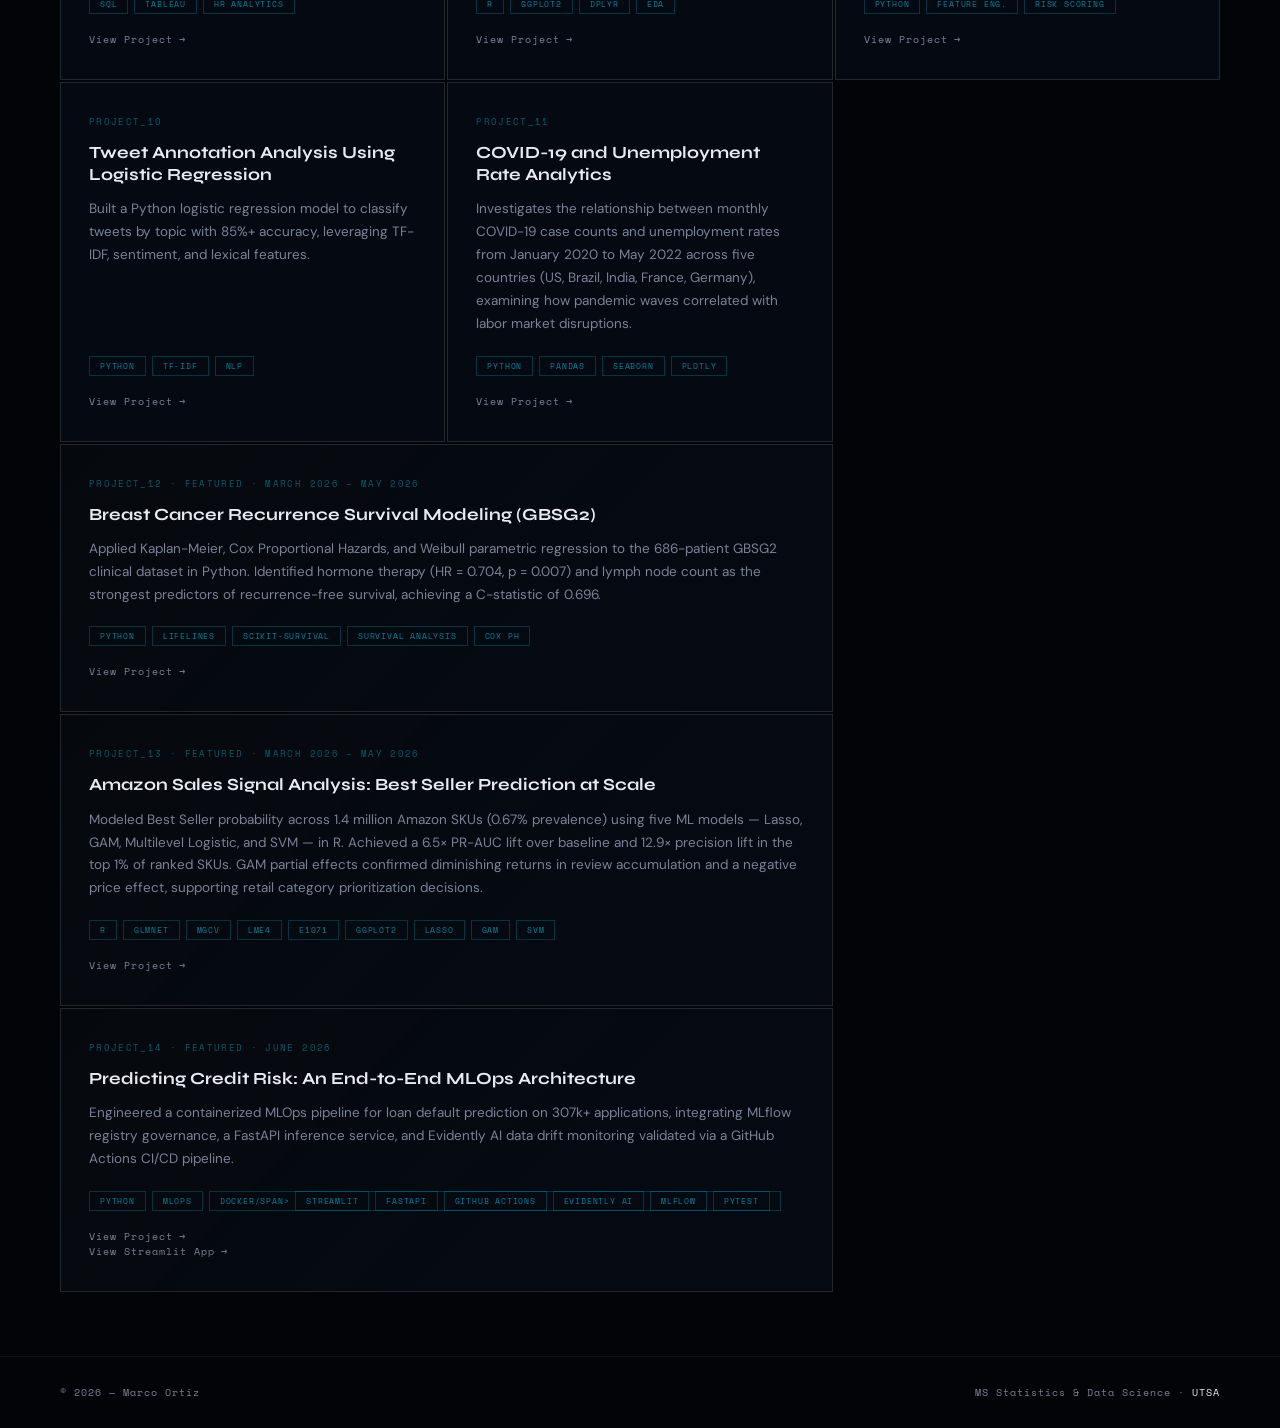
<file: projects.html>
<!DOCTYPE html>
<html lang="en">
<head>
<meta charset="UTF-8">
<meta name="viewport" content="width=device-width, initial-scale=1.0">
<title>Projects — Marco Ortiz</title>
<link rel="stylesheet" href="style.css">
<style>
.projects-grid { display: grid; grid-template-columns: repeat(3, 1fr); gap: 2px; }
.project-card {
  background: var(--card-bg); border: 1px solid var(--border);
  padding: 32px 28px; position: relative; overflow: hidden;
  transition: all 0.35s; display: flex; flex-direction: column;
}
.project-card::before {
  content: ''; position: absolute; top: 0; left: -100%;
  width: 100%; height: 1px;
  background: linear-gradient(90deg, transparent, var(--cyan), transparent);
  transition: left 0.6s;
}
.project-card:hover { border-color: rgba(255,255,255,0.2); transform: translateY(-4px); }
.project-card:hover::before { left: 100%; }
.project-card.featured {
  grid-column: span 2;
  border-color: rgba(255,255,255,0.12);
  background: linear-gradient(135deg, rgba(255,255,255,0.02) 0%, var(--card-bg) 60%);
}
.project-index {
  font-family: 'Space Mono', monospace; font-size: 9px;
  color: rgba(0,212,255,0.4); letter-spacing: 0.15em; margin-bottom: 14px;
}
.project-title {
  font-family: 'Syne', sans-serif; font-size: 17px; font-weight: 700;
  color: var(--text); margin-bottom: 12px; line-height: 1.3;
}
.project-desc {
  font-size: 13.5px; line-height: 1.7; color: var(--text-dim);
  flex: 1; margin-bottom: 20px;
}
.project-tech { display: flex; gap: 6px; flex-wrap: wrap; margin-bottom: 18px; }
.project-link {
  font-family: 'Space Mono', monospace; font-size: 10px; color: var(--text-dim);
  text-decoration: none; letter-spacing: 0.1em;
  display: flex; align-items: center; gap: 6px;
  transition: color 0.2s; margin-top: auto;
}
.project-link:hover { color: var(--text); }
.project-link::after { content: '→'; transition: transform 0.2s; }
.project-link:hover::after { transform: translateX(4px); }

@media (max-width: 900px) {
  .projects-grid { grid-template-columns: 1fr; }
  .project-card.featured { grid-column: span 1; }
}
</style>
</head>
<body>
<canvas id="neural-canvas"></canvas>
<div class="grid-overlay"></div>
<div class="scanlines"></div>
<div class="cursor" id="cursor"></div>
<div class="cursor-ring" id="cursor-ring"></div>

<nav>
  <a href="index.html" class="nav-logo">MO<span>.</span>DS</a>
  <ul class="nav-links">
    <li><a href="about.html">About</a></li>
    <li><a href="skills.html">Skills</a></li>
    <li><a href="projects.html">Projects</a></li>
    <li><a href="coursework.html">Coursework</a></li>
    <li><a href="connect.html">Connect</a></li>
  </ul>
  <div class="status-dot"><div class="dot"></div>OPEN TO OPPORTUNITIES</div>
</nav>

<main>
  <div class="page-banner fade-in">
    <div class="eyebrow">03 / Projects</div>
    <h1>Selected Work</h1>
  </div>

  <div class="page-section fade-in">
    <div class="terminal-line"><span class="prompt">$</span> ls ./projects --sort=date</div>
    <div class="projects-grid">

      <div class="project-card featured">
        <div class="project-index">PROJECT_01 · FEATURED · OCT 2025 – APR 2026</div>
        <div class="project-title">AI-Powered Phishing URL Detector</div>
        <p class="project-desc">Built a full-stack phishing URL classifier training XGBoost and fine-tuning DistilBERT on 111,754 URLs, achieving 99.98% accuracy. Features a FastAPI backend, Plotly Dash frontend, and full AWS infrastructure provisioned via Terraform.</p>
        <div class="project-tech">
          <span class="tech-chip">Python</span>
          <span class="tech-chip">XGBoost</span>
          <span class="tech-chip">DistilBERT</span>
          <span class="tech-chip">FastAPI</span>
          <span class="tech-chip">Plotly Dash</span>
          <span class="tech-chip">AWS</span>
          <span class="tech-chip">Terraform</span>
        </div>
        <a href="https://github.com/by-tayo/ai-phishing-detector/tree/main" class="project-link">View Project</a>
      </div>

      <div class="project-card">
        <div class="project-index">PROJECT_02 · SEP 2025 – MAR 2026</div>
        <div class="project-title">Automated Real-Time Global Market Streaming Pipeline</div>
        <p class="project-desc">Real-time data pipeline ingesting global market data across 2,200+ markets in 36 countries, using AWS streaming, Snowpipe ingestion, and Snowpark transformations to process 3.3M+ records.</p>
        <div class="project-tech">
          <span class="tech-chip">AWS Kinesis</span>
          <span class="tech-chip">S3</span>
          <span class="tech-chip">Lambda</span>
          <span class="tech-chip">Snowflake</span>
          <span class="tech-chip">SQL</span>
        </div>
        <a href="https://github.com/summer-waves/Automated_Real-Time_Global_Market_Streaming_-Data_Engineering_Pipeline" target="_blank" rel="noopener" class="project-link">View Project</a>
      </div>

      <div class="project-card featured">
        <div class="project-index">PROJECT_03 · JUN 2025 – DEC 2025</div>
        <div class="project-title">Multimodel Spotify Track Popularity Prediction Using Audio Feature Engineering</div>
        <p class="project-desc">Streamlit ML app predicting Spotify track popularity from audio features using classical, ensemble, and deep learning models with hyperparameter tuning and rich evaluation visualizations.</p>
        <div class="project-tech">
          <span class="tech-chip">Python</span>
          <span class="tech-chip">Streamlit</span>
          <span class="tech-chip">Deep Learning</span>
          <span class="tech-chip">EDA</span>
          <span class="tech-chip">Ensemble Methods</span>
        </div>
        <a href="https://spotifysongfeaturesmlanddeeplearning-jsappudcn4wwalt5rz93tmo.streamlit.app" class="project-link">View Streamlit App</a>
        <a href="https://github.com/summer-waves/Spotify_Song_Features_ML_and_Deep_Learning" class="project-link">View Project</a>
      </div>

      <div class="project-card">
        <div class="project-index">PROJECT_04 · JAN 2026 – MAY 2026</div>
        <div class="project-title">NebulaStack — Private Self-Hosted Cloud</div>
        <p class="project-desc">Engineered and secured a private self-hosted cloud infrastructure on AWS with VPN-only access, SSL/TLS hardening, Redis caching, Nginx reverse proxying, and server optimization.</p>
        <div class="project-tech">
          <span class="tech-chip">AWS EC2</span>
          <span class="tech-chip">Nextcloud</span>
          <span class="tech-chip">Nginx</span>
          <span class="tech-chip">Redis</span>
          <span class="tech-chip">Tailscale</span>
        </div>
        <a href="https://github.com/summer-waves/Nextcloud-Setup" target="_blank" rel="noopener" class="project-link">View Project</a>
      </div>

      <div class="project-card featured">
        <div class="project-index">PROJECT_05 · JAN 2026 – MAY 2026</div>
        <div class="project-title">Semantic Job Search Engine</div>
        <p class="project-desc">Built a semantic job search engine over 43,484 real job postings using a FAISS vector index (TF-IDF embeddings) and BM25 keyword search, exposed via a FastAPI REST API with interactive Swagger UI. Includes an ablation study comparing retrieval methods across 5 query types and full Docker containerization for reproducible deployment.</p>
        <div class="project-tech">
          <span class="tech-chip">Python</span>
          <span class="tech-chip">FAISS</span>
          <span class="tech-chip">BM25</span>
          <span class="tech-chip">FastAPI</span>
          <span class="tech-chip">TF-IDF</span>
          <span class="tech-chip">Docker</span>
          <span class="tech-chip">pytest</span>
        </div>
        <a href="https://github.com/summer-waves/semantic_job_search_engine" target="_blank" rel="noopener" class="project-link">View Project</a>
      </div>

      <div class="project-card">
        <div class="project-index">PROJECT_06 · FEB 2025 – FEB 2026</div>
        <div class="project-title">Global Energy Transition Trade Dynamics</div>
        <p class="project-desc">Multi-page Power BI dashboard analyzing country-level energy production, consumption, and net trade from 1990–2014 using DAX KPIs, map, ribbon, treemap, and stacked-column chart visuals.</p>
        <div class="project-tech">
          <span class="tech-chip">Power BI</span>
          <span class="tech-chip">DAX</span>
          <span class="tech-chip">Power Query</span>
          <span class="tech-chip">Azure Maps</span>
        </div>
        <a href="https://github.com/summer-waves/Global_Energy_Transition_Trade_Dynamics" target="_blank" rel="noopener" class="project-link">View Project</a>
      </div>

      <div class="project-card">
        <div class="project-index">PROJECT_07 · JUN 2024 – JUN 2025</div>
        <div class="project-title">HR Analytics Case Study</div>
        <p class="project-desc">Queried 1,450+ employee records with advanced SQL and built an interactive Tableau dashboard to analyze attrition drivers and performance trends across departments and job roles.</p>
        <div class="project-tech">
          <span class="tech-chip">SQL</span>
          <span class="tech-chip">Tableau</span>
          <span class="tech-chip">HR Analytics</span>
        </div>
        <a href="https://github.com/summer-waves/HR_Analytics_Case_Study_Tableau_and_PostgreSQL" target="_blank" rel="noopener" class="project-link">View Project</a>
      </div>

      <div class="project-card">
        <div class="project-index">PROJECT_08</div>
        <div class="project-title">Flight Delay Visual Analysis Across Airlines</div>
        <p class="project-desc">Performed EDA on 336,000+ U.S. flights using R (dplyr, ggplot2) to uncover delay patterns by airline, time of day, and airport.</p>
        <div class="project-tech">
          <span class="tech-chip">R</span>
          <span class="tech-chip">ggplot2</span>
          <span class="tech-chip">dplyr</span>
          <span class="tech-chip">EDA</span>
        </div>
        <a href="https://github.com/summer-waves/Flight_Delay_Visual_Analysis_and_Predictions_Across_Airlines_R" target="_blank" rel="noopener" class="project-link">View Project</a>
      </div>

      <div class="project-card">
        <div class="project-index">PROJECT_09</div>
        <div class="project-title">Feature Engineered Transaction Risk Model</div>
        <p class="project-desc">Audit-focused transaction risk scoring engine ranking origin accounts based on behavioral patterns in a large synthetic financial transactions dataset.</p>
        <div class="project-tech">
          <span class="tech-chip">Python</span>
          <span class="tech-chip">Feature Eng.</span>
          <span class="tech-chip">Risk Scoring</span>
        </div>
        <a href="https://github.com/summer-waves/Feature_Engineered_Transaction_Risk_Model" target="_blank" rel="noopener" class="project-link">View Project</a>
      </div>

      <div class="project-card">
        <div class="project-index">PROJECT_10</div>
        <div class="project-title">Tweet Annotation Analysis Using Logistic Regression</div>
        <p class="project-desc">Built a Python logistic regression model to classify tweets by topic with 85%+ accuracy, leveraging TF-IDF, sentiment, and lexical features.</p>
        <div class="project-tech">
          <span class="tech-chip">Python</span>
          <span class="tech-chip">TF-IDF</span>
          <span class="tech-chip">NLP</span>
        </div>
        <a href="https://github.com/summer-waves/Tweet_Annotation_Analysis_Using_Logistic_Regression_Python" target="_blank" rel="noopener" class="project-link">View Project</a>
      </div>

      <div class="project-card">
        <div class="project-index">PROJECT_11</div>
        <div class="project-title">COVID-19 and Unemployment Rate Analytics</div>
        <p class="project-desc">Investigates the relationship between monthly COVID-19 case counts and unemployment rates from January 2020 to May 2022 across five countries (US, Brazil, India, France, Germany), examining how pandemic waves correlated with labor market disruptions.</p>
        <div class="project-tech">
          <span class="tech-chip">Python</span>
          <span class="tech-chip">Pandas</span>
          <span class="tech-chip">Seaborn</span>
          <span class="tech-chip">Plotly</span>
        </div>
        <a href="https://github.com/summer-waves/COVID-19-UER-Analytics" target="_blank" rel="noopener" class="project-link">View Project</a>
      </div>

      <div class="project-card featured">
        <div class="project-index">PROJECT_12 · FEATURED · MARCH 2026 – MAY 2026</div>
        <div class="project-title">Breast Cancer Recurrence Survival Modeling (GBSG2)</div>
        <p class="project-desc">Applied Kaplan-Meier, Cox Proportional Hazards, and Weibull parametric regression to the 686-patient GBSG2 clinical dataset in Python. Identified hormone therapy (HR = 0.704, p = 0.007) and lymph node count as the strongest predictors of recurrence-free survival, achieving a C-statistic of 0.696.</p>
        <div class="project-tech">
          <span class="tech-chip">Python</span>
          <span class="tech-chip">lifelines</span>
          <span class="tech-chip">scikit-survival</span>
          <span class="tech-chip">Survival Analysis</span>
          <span class="tech-chip">Cox PH</span>
        </div>
        <a href="https://github.com/summer-waves/breast-cancer-survival-analysis" target="_blank" rel="noopener" class="project-link">View Project</a>
      </div>

      <div class="project-card featured">
        <div class="project-index">PROJECT_13 · FEATURED · MARCH 2026 – MAY 2026</div>
        <div class="project-title">Amazon Sales Signal Analysis: Best Seller Prediction at Scale</div>
        <p class="project-desc">Modeled Best Seller probability across 1.4 million Amazon SKUs (0.67% prevalence) using five ML models — Lasso, GAM, Multilevel Logistic, and SVM — in R. Achieved a 6.5× PR-AUC lift over baseline and 12.9× precision lift in the top 1% of ranked SKUs. GAM partial effects confirmed diminishing returns in review accumulation and a negative price effect, supporting retail category prioritization decisions.</p>
        <div class="project-tech">
          <span class="tech-chip">R</span>
          <span class="tech-chip">glmnet</span>
          <span class="tech-chip">mgcv</span>
          <span class="tech-chip">lme4</span>
          <span class="tech-chip">e1071</span>
          <span class="tech-chip">ggplot2</span>
          <span class="tech-chip">Lasso</span>
          <span class="tech-chip">GAM</span>
          <span class="tech-chip">SVM</span>
        </div>
        <a href="https://github.com/summer-waves/amazon-bestseller-prediction" target="_blank" rel="noopener" class="project-link">View Project</a>
      </div>

      <div class="project-card featured">
        <div class="project-index">PROJECT_14 · FEATURED · JUNE 2026</div>
        <div class="project-title">Predicting Credit Risk: An End-to-End MLOps Architecture</div>
        <p class="project-desc">Engineered a containerized MLOps pipeline for loan default prediction on 307k+ applications, integrating MLflow registry governance, a FastAPI inference service, and Evidently AI data drift monitoring validated via a GitHub Actions CI/CD pipeline.</p>
        <div class="project-tech">
          <span class="tech-chip">Python</span>
          <span class="tech-chip">MLOps</span>
          <span class="tech-chip">Docker/span>
          <span class="tech-chip">Streamlit</span>
          <span class="tech-chip">FastAPI</span>
          <span class="tech-chip">GitHub Actions</span>
          <span class="tech-chip">Evidently AI</span>
          <span class="tech-chip">MLflow</span>
          <span class="tech-chip">Pytest</span>
        </div>
        <a href="https://github.com/summer-waves/credit_risk_mlops" target="_blank" rel="noopener" class="project-link">View Project</a>
        <a href="https://creditriskmlops-etk8hhsvavegxr9raaiphx.streamlit.app" class="project-link">View Streamlit App</a>
      </div>

    </div>
  </div>
</main>

<footer>
  <p>© 2026 — Marco Ortiz</p>
  <p class="footer-right">MS Statistics &amp; Data Science · <span>UTSA</span></p>
</footer>
<script src="shared.js"></script>
</body>
</html>
</file>
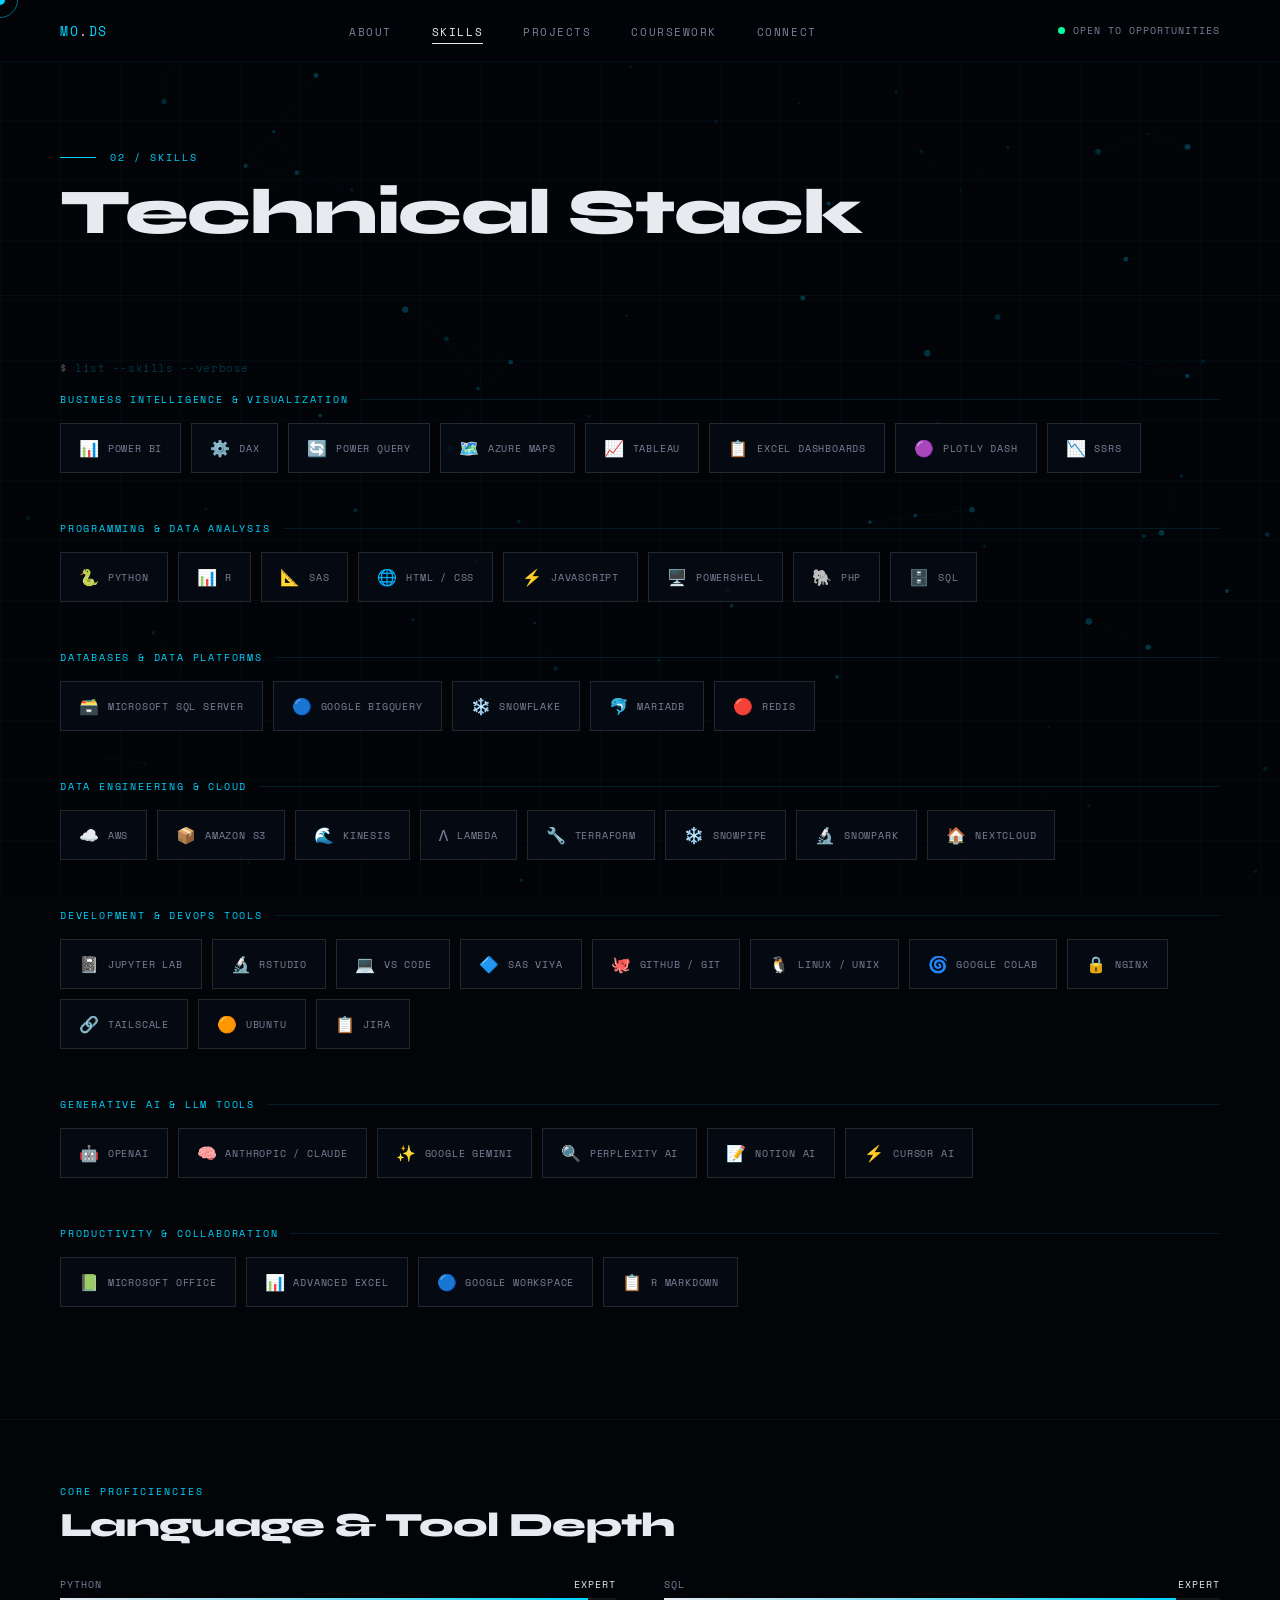
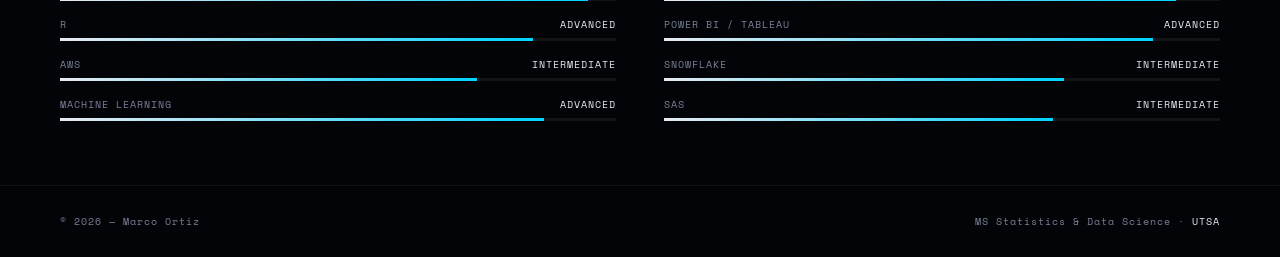
<file: skills.html>
<!DOCTYPE html>
<html lang="en">
<head>
<meta charset="UTF-8">
<meta name="viewport" content="width=device-width, initial-scale=1.0">
<title>Skills — Marco Ortiz</title>
<link rel="stylesheet" href="style.css">
<style>
.skill-category { margin-bottom: 48px; }
.cat-title {
  font-family: 'Space Mono', monospace; font-size: 10px;
  color: var(--cyan); letter-spacing: 0.18em; text-transform: uppercase;
  margin-bottom: 16px; display: flex; align-items: center; gap: 12px;
}
.cat-title::after { content: ''; flex: 1; height: 1px; background: rgba(0,212,255,0.12); }

.skills-flex { display: flex; flex-wrap: wrap; gap: 10px; }

.skill-pill {
  border: 1px solid var(--border);
  background: var(--card-bg);
  padding: 12px 18px;
  font-family: 'Space Mono', monospace;
  font-size: 10px; color: var(--text-dim);
  letter-spacing: 0.08em; text-transform: uppercase;
  transition: all 0.25s; cursor: default;
  display: flex; align-items: center; gap: 8px;
  position: relative; overflow: hidden;
}
.skill-pill .skill-icon { font-size: 16px; }
.skill-pill:hover {
  border-color: var(--text); color: var(--text);
  transform: translateY(-3px);
  background: rgba(255,255,255,0.04);
}

/* proficiency bars */
.prof-grid { display: grid; grid-template-columns: repeat(2, 1fr); gap: 16px 48px; }
.prof-item { display: flex; flex-direction: column; gap: 6px; }
.prof-label { font-family: 'Space Mono', monospace; font-size: 10px; color: var(--text-dim); letter-spacing: 0.1em; text-transform: uppercase; display: flex; justify-content: space-between; }
.prof-label span { color: var(--text); }
.prof-track { height: 3px; background: rgba(255,255,255,0.07); position: relative; overflow: hidden; }
.prof-fill { height: 100%; background: linear-gradient(90deg, var(--text), var(--cyan)); width: 0; transition: width 1.2s cubic-bezier(0.22,1,0.36,1); }
.prof-item.visible .prof-fill { width: var(--w); }

@media (max-width: 700px) {
  .prof-grid { grid-template-columns: 1fr; }
}
</style>
</head>
<body>
<canvas id="neural-canvas"></canvas>
<div class="grid-overlay"></div>
<div class="scanlines"></div>
<div class="cursor" id="cursor"></div>
<div class="cursor-ring" id="cursor-ring"></div>

<nav>
  <a href="index.html" class="nav-logo">MO<span>.</span>DS</a>
  <ul class="nav-links">
    <li><a href="about.html">About</a></li>
    <li><a href="skills.html">Skills</a></li>
    <li><a href="projects.html">Projects</a></li>
    <li><a href="coursework.html">Coursework</a></li>
    <li><a href="connect.html">Connect</a></li>
  </ul>
  <div class="status-dot"><div class="dot"></div>OPEN TO OPPORTUNITIES</div>
</nav>

<main>
  <div class="page-banner fade-in">
    <div class="eyebrow">02 / Skills</div>
    <h1>Technical Stack</h1>
  </div>

  <div class="page-section fade-in">
    <div class="terminal-line"><span class="prompt">$</span> list --skills --verbose</div>

    <div class="skill-category">
      <div class="cat-title">Business Intelligence &amp; Visualization</div>
      <div class="skills-flex">
        <div class="skill-pill"><span class="skill-icon">📊</span>Power BI</div>
        <div class="skill-pill"><span class="skill-icon">⚙️</span>DAX</div>
        <div class="skill-pill"><span class="skill-icon">🔄</span>Power Query</div>
        <div class="skill-pill"><span class="skill-icon">🗺️</span>Azure Maps</div>
        <div class="skill-pill"><span class="skill-icon">📈</span>Tableau</div>
        <div class="skill-pill"><span class="skill-icon">📋</span>Excel Dashboards</div>
        <div class="skill-pill"><span class="skill-icon">🟣</span>Plotly Dash</div>
        <div class="skill-pill"><span class="skill-icon">📉</span>SSRS</div>
      </div>
    </div>

    <div class="skill-category">
      <div class="cat-title">Programming &amp; Data Analysis</div>
      <div class="skills-flex">
        <div class="skill-pill"><span class="skill-icon">🐍</span>Python</div>
        <div class="skill-pill"><span class="skill-icon">📊</span>R</div>
        <div class="skill-pill"><span class="skill-icon">📐</span>SAS</div>
        <div class="skill-pill"><span class="skill-icon">🌐</span>HTML / CSS</div>
        <div class="skill-pill"><span class="skill-icon">⚡</span>JavaScript</div>
        <div class="skill-pill"><span class="skill-icon">🖥️</span>PowerShell</div>
        <div class="skill-pill"><span class="skill-icon">🐘</span>PHP</div>
        <div class="skill-pill"><span class="skill-icon">🗄️</span>SQL</div>
      </div>
    </div>

    <div class="skill-category">
      <div class="cat-title">Databases &amp; Data Platforms</div>
      <div class="skills-flex">
        <div class="skill-pill"><span class="skill-icon">🗃️</span>Microsoft SQL Server</div>
        <div class="skill-pill"><span class="skill-icon">🔵</span>Google BigQuery</div>
        <div class="skill-pill"><span class="skill-icon">❄️</span>Snowflake</div>
        <div class="skill-pill"><span class="skill-icon">🐬</span>MariaDB</div>
        <div class="skill-pill"><span class="skill-icon">🔴</span>Redis</div>
      </div>
    </div>

    <div class="skill-category">
      <div class="cat-title">Data Engineering &amp; Cloud</div>
      <div class="skills-flex">
        <div class="skill-pill"><span class="skill-icon">☁️</span>AWS</div>
        <div class="skill-pill"><span class="skill-icon">📦</span>Amazon S3</div>
        <div class="skill-pill"><span class="skill-icon">🌊</span>Kinesis</div>
        <div class="skill-pill"><span class="skill-icon">λ</span>Lambda</div>
        <div class="skill-pill"><span class="skill-icon">🔧</span>Terraform</div>
        <div class="skill-pill"><span class="skill-icon">❄️</span>Snowpipe</div>
        <div class="skill-pill"><span class="skill-icon">🔬</span>Snowpark</div>
        <div class="skill-pill"><span class="skill-icon">🏠</span>Nextcloud</div>
      </div>
    </div>

    <div class="skill-category">
      <div class="cat-title">Development &amp; DevOps Tools</div>
      <div class="skills-flex">
        <div class="skill-pill"><span class="skill-icon">📓</span>Jupyter Lab</div>
        <div class="skill-pill"><span class="skill-icon">🔬</span>RStudio</div>
        <div class="skill-pill"><span class="skill-icon">💻</span>VS Code</div>
        <div class="skill-pill"><span class="skill-icon">🔷</span>SAS Viya</div>
        <div class="skill-pill"><span class="skill-icon">🐙</span>GitHub / Git</div>
        <div class="skill-pill"><span class="skill-icon">🐧</span>Linux / Unix</div>
        <div class="skill-pill"><span class="skill-icon">🌀</span>Google Colab</div>
        <div class="skill-pill"><span class="skill-icon">🔒</span>Nginx</div>
        <div class="skill-pill"><span class="skill-icon">🔗</span>Tailscale</div>
        <div class="skill-pill"><span class="skill-icon">🟠</span>Ubuntu</div>
        <div class="skill-pill"><span class="skill-icon">📋</span>Jira</div>
      </div>
    </div>

    <div class="skill-category">
      <div class="cat-title">Generative AI &amp; LLM Tools</div>
      <div class="skills-flex">
        <div class="skill-pill"><span class="skill-icon">🤖</span>OpenAI</div>
        <div class="skill-pill"><span class="skill-icon">🧠</span>Anthropic / Claude</div>
        <div class="skill-pill"><span class="skill-icon">✨</span>Google Gemini</div>
        <div class="skill-pill"><span class="skill-icon">🔍</span>Perplexity AI</div>
        <div class="skill-pill"><span class="skill-icon">📝</span>Notion AI</div>
        <div class="skill-pill"><span class="skill-icon">⚡</span>Cursor AI</div>
      </div>
    </div>

    <div class="skill-category">
      <div class="cat-title">Productivity &amp; Collaboration</div>
      <div class="skills-flex">
        <div class="skill-pill"><span class="skill-icon">📗</span>Microsoft Office</div>
        <div class="skill-pill"><span class="skill-icon">📊</span>Advanced Excel</div>
        <div class="skill-pill"><span class="skill-icon">🔵</span>Google Workspace</div>
        <div class="skill-pill"><span class="skill-icon">📋</span>R Markdown</div>
      </div>
    </div>
  </div>

  <!-- Proficiency bars -->
  <div class="page-section fade-in">
    <span class="section-label">Core Proficiencies</span>
    <h2 class="section-title">Language &amp; Tool Depth</h2>
    <div class="prof-grid">
      <div class="prof-item fade-in"><div class="prof-label">Python <span>Expert</span></div><div class="prof-track"><div class="prof-fill" style="--w:95%"></div></div></div>
      <div class="prof-item fade-in"><div class="prof-label">SQL <span>Expert</span></div><div class="prof-track"><div class="prof-fill" style="--w:92%"></div></div></div>
      <div class="prof-item fade-in"><div class="prof-label">R <span>Advanced</span></div><div class="prof-track"><div class="prof-fill" style="--w:85%"></div></div></div>
      <div class="prof-item fade-in"><div class="prof-label">Power BI / Tableau <span>Advanced</span></div><div class="prof-track"><div class="prof-fill" style="--w:88%"></div></div></div>
      <div class="prof-item fade-in"><div class="prof-label">AWS <span>Intermediate</span></div><div class="prof-track"><div class="prof-fill" style="--w:75%"></div></div></div>
      <div class="prof-item fade-in"><div class="prof-label">Snowflake <span>Intermediate</span></div><div class="prof-track"><div class="prof-fill" style="--w:72%"></div></div></div>
      <div class="prof-item fade-in"><div class="prof-label">Machine Learning <span>Advanced</span></div><div class="prof-track"><div class="prof-fill" style="--w:87%"></div></div></div>
      <div class="prof-item fade-in"><div class="prof-label">SAS <span>Intermediate</span></div><div class="prof-track"><div class="prof-fill" style="--w:70%"></div></div></div>
    </div>
  </div>
</main>

<footer>
  <p>© 2026 — Marco Ortiz</p>
  <p class="footer-right">MS Statistics &amp; Data Science · <span>UTSA</span></p>
</footer>
<script src="shared.js"></script>
<script>
// Trigger bar animations on scroll
document.querySelectorAll('.prof-item').forEach(el => {
  new IntersectionObserver(([e]) => {
    if (e.isIntersecting) el.classList.add('visible');
  }, { threshold: 0.3 }).observe(el);
});
</script>
</body>
</html>
</file>
<file: style.css>
@import url('https://fonts.googleapis.com/css2?family=Space+Mono:wght@400;700&family=Syne:wght@400;700;800&family=DM+Sans:wght@300;400;500&display=swap');

:root {
  --bg: #020408;
  --bg2: #060c14;
  --gold: #ffffff;
  --gold2: #e8eaf0;
  --cyan: #00d4ff;
  --green: #00ff9d;
  --text: #e8eaf0;
  --text-dim: #7a8299;
  --border: rgba(255,255,255,0.12);
  --border-cyan: rgba(0,212,255,0.15);
  --card-bg: rgba(6,12,20,0.85);
  --grid: rgba(0,212,255,0.04);
}

*, *::before, *::after { box-sizing: border-box; margin: 0; padding: 0; }
html { scroll-behavior: smooth; }

body {
  background: var(--bg);
  color: var(--text);
  font-family: 'DM Sans', sans-serif;
  overflow-x: hidden;
  cursor: none;
  min-height: 100vh;
}

/* ── CURSOR ── */
.cursor {
  position: fixed; width: 10px; height: 10px;
  background: var(--cyan); border-radius: 50%;
  pointer-events: none; z-index: 9999;
  transform: translate(-50%,-50%);
  mix-blend-mode: screen;
}
.cursor-ring {
  position: fixed; width: 36px; height: 36px;
  border: 1px solid rgba(0,212,255,0.5);
  border-radius: 50%; pointer-events: none;
  z-index: 9998; transform: translate(-50%,-50%);
  transition: width 0.2s, height 0.2s, border-color 0.2s;
}

/* ── BACKGROUND ── */
#neural-canvas {
  position: fixed; top: 0; left: 0;
  width: 100%; height: 100%; z-index: 0;
  opacity: 0.35; pointer-events: none;
}
.grid-overlay {
  position: fixed; inset: 0; z-index: 0;
  background-image:
    linear-gradient(var(--grid) 1px, transparent 1px),
    linear-gradient(90deg, var(--grid) 1px, transparent 1px);
  background-size: 60px 60px;
  pointer-events: none;
}
.scanlines {
  position: fixed; inset: 0; z-index: 1;
  background: repeating-linear-gradient(
    0deg, transparent, transparent 2px,
    rgba(0,0,0,0.04) 2px, rgba(0,0,0,0.04) 4px
  );
  pointer-events: none;
}

/* ── NAV ── */
nav {
  position: fixed; top: 0; left: 0; right: 0; z-index: 100;
  display: flex; align-items: center; justify-content: space-between;
  padding: 20px 60px;
  border-bottom: 1px solid rgba(0,212,255,0.08);
  background: rgba(2,4,8,0.9);
  backdrop-filter: blur(14px);
}
.nav-logo {
  font-family: 'Space Mono', monospace;
  font-size: 13px; color: var(--cyan);
  letter-spacing: 0.12em; text-decoration: none;
}
.nav-logo span { color: var(--text); }
.nav-links { display: flex; gap: 40px; list-style: none; }
.nav-links a {
  font-family: 'Space Mono', monospace;
  font-size: 11px; color: var(--text-dim);
  text-decoration: none; letter-spacing: 0.14em;
  text-transform: uppercase; transition: color 0.2s;
  position: relative;
}
.nav-links a::after {
  content: ''; position: absolute; bottom: -4px; left: 0;
  width: 0; height: 1px; background: var(--text);
  transition: width 0.3s;
}
.nav-links a:hover, .nav-links a.active { color: var(--text); }
.nav-links a:hover::after, .nav-links a.active::after { width: 100%; }
.status-dot {
  display: flex; align-items: center; gap: 8px;
  font-family: 'Space Mono', monospace;
  font-size: 10px; color: var(--text-dim); letter-spacing: 0.1em;
}
.dot { width: 7px; height: 7px; background: var(--green); border-radius: 50%; animation: pulse 2s infinite; }
@keyframes pulse {
  0%,100% { box-shadow: 0 0 0 0 rgba(0,255,157,0.5); }
  50% { box-shadow: 0 0 0 6px rgba(0,255,157,0); }
}

/* ── PAGE WRAPPER ── */
main { position: relative; z-index: 2; padding-top: 80px; }

/* ── PAGE HERO BANNER ── */
.page-banner {
  padding: 70px 60px 50px;
  border-bottom: 1px solid rgba(255,255,255,0.04);
}
.page-banner .eyebrow {
  font-family: 'Space Mono', monospace;
  font-size: 10px; color: var(--cyan);
  letter-spacing: 0.2em; text-transform: uppercase;
  margin-bottom: 16px;
  display: flex; align-items: center; gap: 14px;
}
.page-banner .eyebrow::before {
  content: ''; display: block; width: 36px; height: 1px; background: var(--cyan);
}
.page-banner h1 {
  font-family: 'Syne', sans-serif;
  font-size: clamp(40px, 5vw, 72px);
  font-weight: 800; letter-spacing: -0.02em;
  line-height: 1;
  color: var(--text);
}

/* ── SECTION ── */
.page-section { padding: 64px 60px; }
.page-section + .page-section { border-top: 1px solid rgba(255,255,255,0.04); }

.section-label {
  font-family: 'Space Mono', monospace;
  font-size: 10px; color: var(--cyan);
  letter-spacing: 0.2em; text-transform: uppercase;
  display: block; margin-bottom: 6px;
}
.section-title {
  font-family: 'Syne', sans-serif;
  font-size: clamp(22px, 2.8vw, 34px);
  font-weight: 800; letter-spacing: -0.02em;
  color: var(--text); margin-bottom: 32px;
}

/* ── CARDS ── */
.card {
  background: var(--card-bg);
  border: 1px solid var(--border);
  padding: 32px;
  position: relative; overflow: hidden;
  transition: border-color 0.3s, transform 0.3s;
}
.card:hover { border-color: rgba(255,255,255,0.3); transform: translateY(-3px); }
.card::before {
  content: ''; position: absolute; top: 0; left: -100%;
  width: 100%; height: 1px;
  background: linear-gradient(90deg, transparent, var(--cyan), transparent);
  transition: left 0.6s;
}
.card:hover::before { left: 100%; }

/* ── BUTTONS ── */
.btn-primary {
  font-family: 'Space Mono', monospace;
  font-size: 11px; letter-spacing: 0.15em; text-transform: uppercase;
  color: var(--bg); background: #ffffff;
  border: 1px solid #ffffff; padding: 14px 32px;
  cursor: pointer; text-decoration: none;
  display: inline-flex; align-items: center; gap: 10px;
  transition: all 0.2s;
}
.btn-primary:hover { background: #e8eaf0; border-color: #e8eaf0; transform: translateY(-2px); }
.btn-secondary {
  font-family: 'Space Mono', monospace;
  font-size: 11px; letter-spacing: 0.15em; text-transform: uppercase;
  color: var(--text-dim); background: transparent;
  border: 1px solid rgba(255,255,255,0.18); padding: 14px 32px;
  cursor: pointer; text-decoration: none;
  display: inline-flex; align-items: center; gap: 10px;
  transition: all 0.2s;
}
.btn-secondary:hover { border-color: var(--text); color: var(--text); }

/* ── PROJECT LINKS ── */
.project-links {
  display: flex;
  gap: 20px;
  margin-top: auto;
  flex-wrap: wrap;
}

/* ── TECH CHIP ── */
.tech-chip {
  font-family: 'Space Mono', monospace;
  font-size: 8px; letter-spacing: 0.1em; text-transform: uppercase;
  color: rgba(0,212,255,0.6);
  border: 1px solid rgba(0,212,255,0.2);
  padding: 3px 10px;
}

/* ── TERMINAL ── */
.terminal-line {
  font-family: 'Space Mono', monospace;
  font-size: 11px; color: rgba(0,212,255,0.25);
  letter-spacing: 0.05em; margin-bottom: 16px;
}
.terminal-line .prompt { color: rgba(255,255,255,0.3); }

/* ── FOOTER ── */
footer {
  padding: 28px 60px;
  border-top: 1px solid rgba(255,255,255,0.05);
  display: flex; justify-content: space-between; align-items: center;
  position: relative; z-index: 2;
}
footer p {
  font-family: 'Space Mono', monospace;
  font-size: 10px; color: var(--text-dim); letter-spacing: 0.1em;
}
footer .footer-right span { color: var(--text); }

/* ── FADE ANIM ── */
.fade-in {
  opacity: 0; transform: translateY(20px);
  transition: opacity 0.7s ease, transform 0.7s ease;
}
.fade-in.visible { opacity: 1; transform: translateY(0); }

@keyframes fadeUp {
  from { opacity: 0; transform: translateY(24px); }
  to { opacity: 1; transform: translateY(0); }
}

/* ── RESPONSIVE ── */
@media (max-width: 900px) {
  nav { padding: 16px 20px; }
  .nav-links { gap: 18px; }
  .page-banner, .page-section { padding-left: 20px; padding-right: 20px; }
  footer { padding: 20px; flex-direction: column; gap: 10px; text-align: center; }
}
</file>
